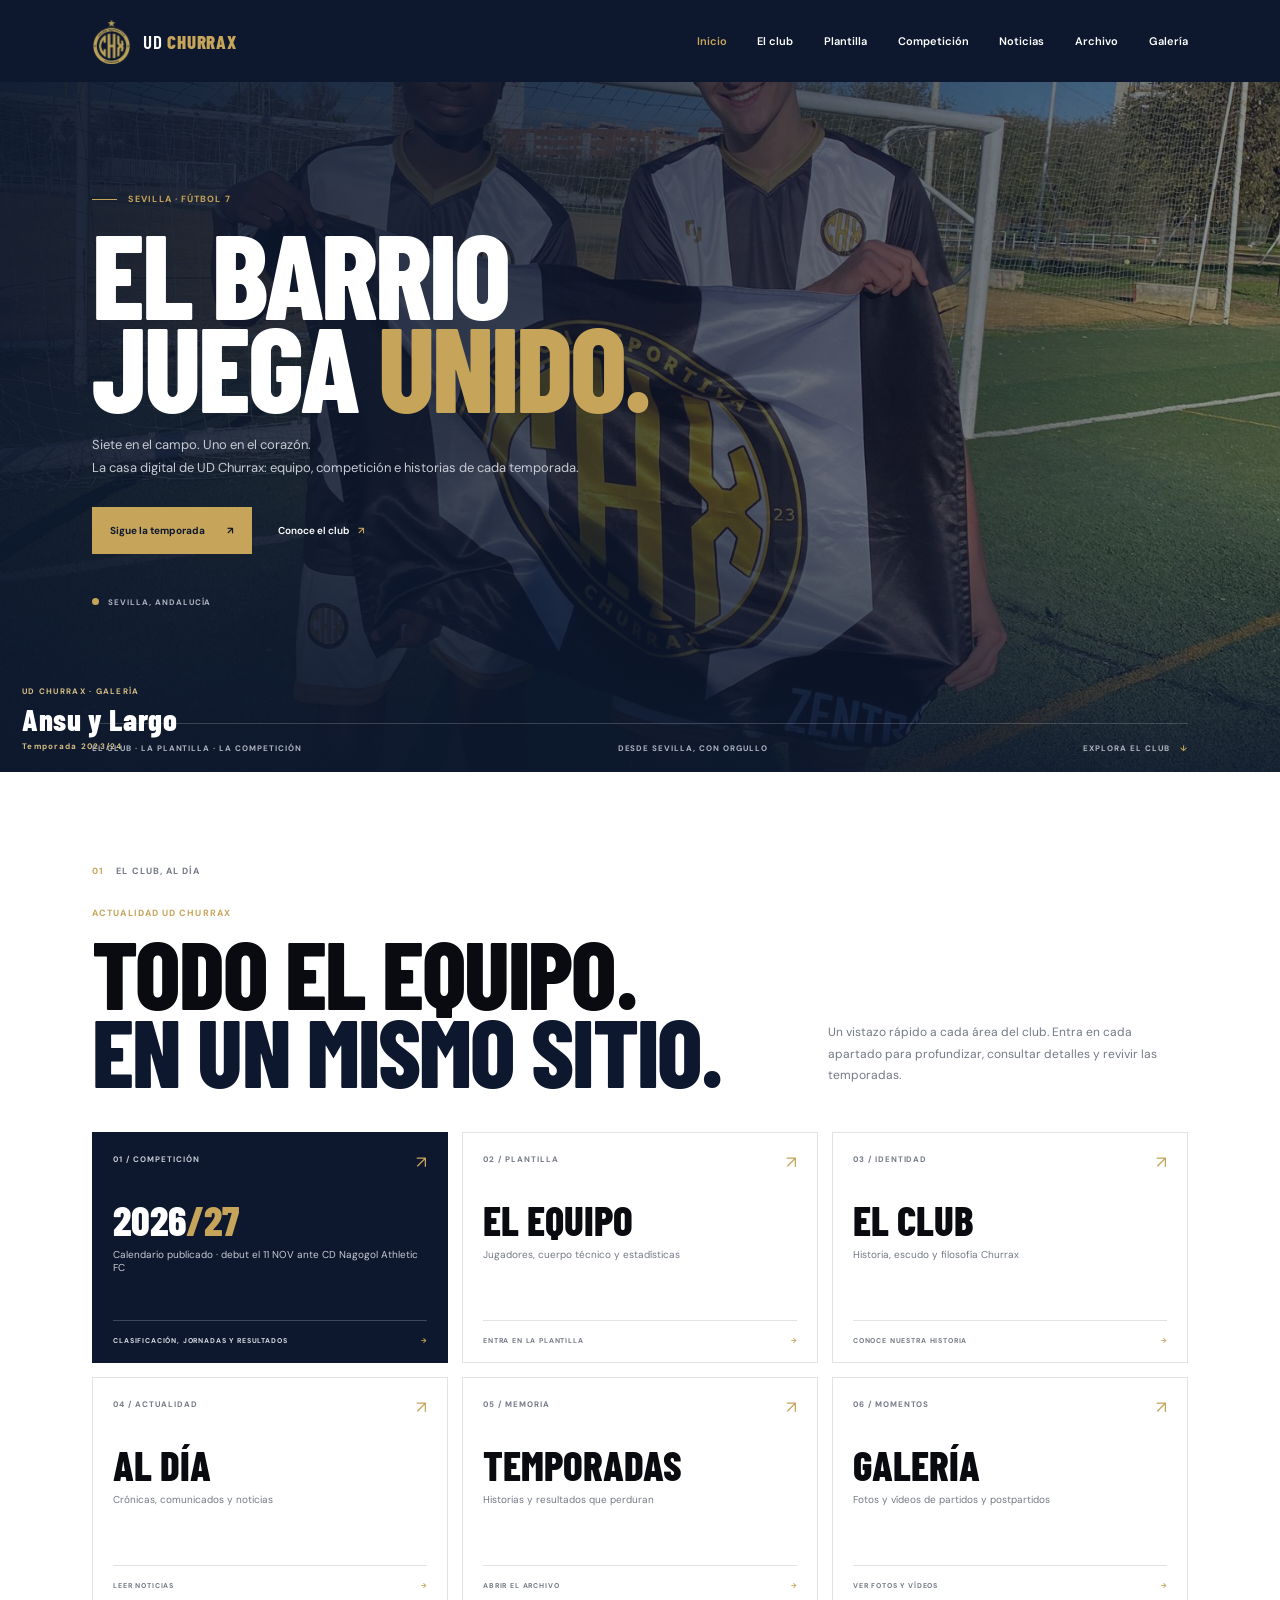
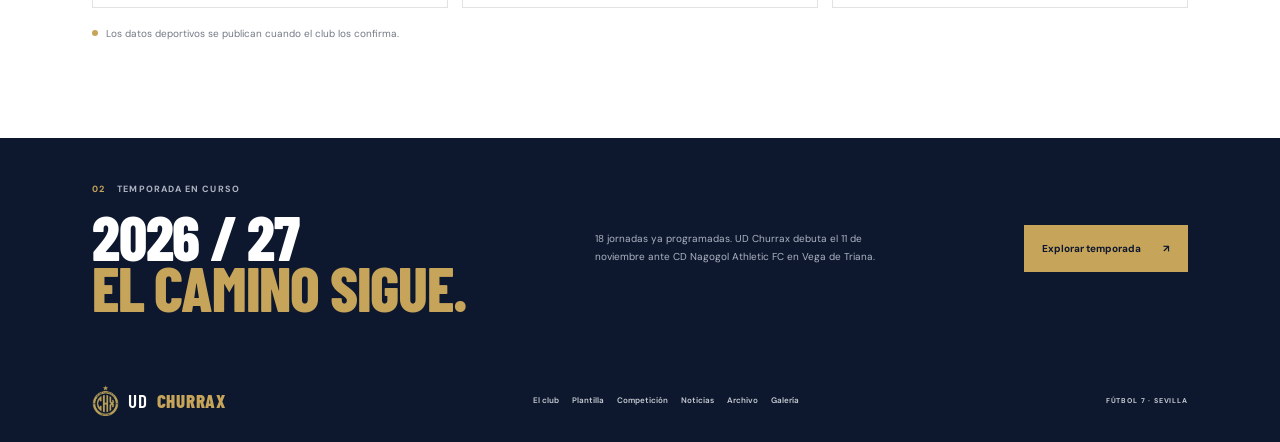
<file: index.html>
<!DOCTYPE html>
<html lang="es">
<head>
    <meta charset="UTF-8">
    <meta name="viewport" content="width=device-width, initial-scale=1.0">
    <meta name="theme-color" content="#0D182E">
    <meta name="description" content="Web oficial de UD Churrax, equipo de fútbol 7 de Sevilla. Actualidad, plantilla, competición e historia.">
    <title>UD Churrax | Fútbol 7 desde Sevilla</title>
    <link rel="preconnect" href="https://fonts.googleapis.com">
    <link rel="preconnect" href="https://fonts.gstatic.com" crossorigin>
    <link href="https://fonts.googleapis.com/css2?family=Barlow+Condensed:wght@500;600;700;800;900&family=DM+Sans:wght@400;500;600;700&display=swap" rel="stylesheet">
    <link rel="stylesheet" href="styles.css">
</head>
<body>
    <header class="site-header">
        <a class="brand" href="index.html" aria-label="UD Churrax, inicio">
            <img class="brand-mark" src="images/escudo.png" alt="">
            <span class="brand-name">UD <strong>CHURRAX</strong></span>
        </a>
        <button class="menu-toggle" type="button" aria-label="Abrir menú" aria-expanded="false" aria-controls="main-nav"><span></span><span></span></button>
        <nav class="main-nav" id="main-nav" aria-label="Navegación principal">
            <a href="index.html" aria-current="page">Inicio</a>
            <a href="club.html">El club</a>
            <a href="plantilla.html">Plantilla</a>
            <a href="competicion.html">Competición</a>
            <a href="noticias.html">Noticias</a>
            <a href="archivo.html">Archivo</a>
            <a href="galeria.html">Galería</a>
        </nav>
    </header>

    <main>
        <section class="hero" id="inicio">
            <div class="hero-content">
                <p class="eyebrow"><span class="eyebrow-line"></span> SEVILLA · FÚTBOL 7</p>
                <h1>EL BARRIO<br>JUEGA <span>UNIDO.</span></h1>
                <p class="hero-copy">Siete en el campo. Uno en el corazón.<br>La casa digital de UD Churrax: equipo, competición e historias de cada temporada.</p>
                <div class="hero-actions">
                    <a class="button button-gold" href="competicion.html">Sigue la temporada <span aria-hidden="true">↗</span></a>
                    <a class="text-link" href="club.html">Conoce el club <span aria-hidden="true">↗</span></a>
                </div>
                <div class="hero-location"><span class="location-dot"></span> SEVILLA, ANDALUCÍA</div>
            </div>
            <a class="hero-art" href="galeria.html" aria-label="Ver galería de UD Churrax">
                <img class="hero-photo" src="images/galeria/IMG-20240213-WA0108.jpg" alt="Ventas vs UD Churrax 11/02/2024">
                <span class="photo-caption">
                    <span>UD CHURRAX · GALERÍA</span>
                    <strong class="photo-caption-title">UN MISMO LATIDO.</strong>
                    <span class="photo-caption-season">VER FOTOS Y VÍDEOS ↗</span>
                </span>
            </a>
            <div class="hero-bottom">
                <span>EL CLUB · LA PLANTILLA · LA COMPETICIÓN</span>
                <span>DESDE SEVILLA, CON ORGULLO</span>
                <a href="#actualidad">EXPLORA EL CLUB <b aria-hidden="true">↓</b></a>
            </div>
        </section>

        <section class="overview section-wrap" id="actualidad" aria-labelledby="overview-title">
            <div class="section-kicker"><span>01</span> EL CLUB, AL DÍA</div>
            <div class="section-heading">
                <div>
                    <p class="eyebrow">ACTUALIDAD UD CHURRAX</p>
                    <h2 id="overview-title">TODO EL EQUIPO.<br><span>EN UN MISMO SITIO.</span></h2>
                </div>
                <p class="heading-copy">Un vistazo rápido a cada área del club. Entra en cada apartado para profundizar, consultar detalles y revivir las temporadas.</p>
            </div>
            <div class="overview-grid home-grid">
                <a class="overview-card overview-feature" href="competicion.html#calendario">
                    <span class="card-index">01 / COMPETICIÓN</span>
                    <span class="card-icon" aria-hidden="true">↗</span>
                    <strong class="card-value">2026<span>/27</span></strong>
                    <span class="card-caption">Calendario publicado · debut el 11 NOV ante CD Nagogol Athletic FC</span>
                    <span class="card-foot">CLASIFICACIÓN, JORNADAS Y RESULTADOS <b aria-hidden="true">→</b></span>
                </a>
                <a class="overview-card" href="plantilla.html">
                    <span class="card-index">02 / PLANTILLA</span>
                    <span class="card-icon" aria-hidden="true">↗</span>
                    <strong class="card-value">EL EQUIPO</strong>
                    <span class="card-caption">Jugadores, cuerpo técnico y estadísticas</span>
                    <span class="card-foot">ENTRA EN LA PLANTILLA <b aria-hidden="true">→</b></span>
                </a>
                <a class="overview-card" href="club.html">
                    <span class="card-index">03 / IDENTIDAD</span>
                    <span class="card-icon" aria-hidden="true">↗</span>
                    <strong class="card-value">EL CLUB</strong>
                    <span class="card-caption">Historia, escudo y filosofía Churrax</span>
                    <span class="card-foot">CONOCE NUESTRA HISTORIA <b aria-hidden="true">→</b></span>
                </a>
                <a class="overview-card" href="noticias.html">
                    <span class="card-index">04 / ACTUALIDAD</span>
                    <span class="card-icon" aria-hidden="true">↗</span>
                    <strong class="card-value">AL DÍA</strong>
                    <span class="card-caption">Crónicas, comunicados y noticias</span>
                    <span class="card-foot">LEER NOTICIAS <b aria-hidden="true">→</b></span>
                </a>
                <a class="overview-card" href="archivo.html">
                    <span class="card-index">05 / MEMORIA</span>
                    <span class="card-icon" aria-hidden="true">↗</span>
                    <strong class="card-value">TEMPORADAS</strong>
                    <span class="card-caption">Historias y resultados que perduran</span>
                    <span class="card-foot">ABRIR EL ARCHIVO <b aria-hidden="true">→</b></span>
                </a>
                <a class="overview-card overview-gallery-card" href="galeria.html">
                    <span class="card-index">06 / MOMENTOS</span>
                    <span class="card-icon" aria-hidden="true">↗</span>
                    <strong class="card-value">GALERÍA</strong>
                    <span class="card-caption">Fotos y vídeos de partidos y postpartidos</span>
                    <span class="card-foot">VER FOTOS Y VÍDEOS <b aria-hidden="true">→</b></span>
                </a>
            </div>
            <div class="overview-note"><span class="status-dot"></span> Los datos deportivos se publican cuando el club los confirma.</div>
        </section>

        <section class="home-season section-dark">
            <div class="section-wrap home-season-inner">
                <div>
                    <div class="section-kicker section-kicker-light"><span>02</span> TEMPORADA EN CURSO</div>
                    <h2>2026 / 27<br><span>EL CAMINO SIGUE.</span></h2>
                </div>
                <p>18 jornadas ya programadas. UD Churrax debuta el 11 de noviembre ante CD Nagogol Athletic FC en Vega de Triana.</p>
                <a class="button button-gold" href="competicion.html#calendario">Explorar temporada <span aria-hidden="true">↗</span></a>
            </div>
        </section>
    </main>

    <footer class="site-footer">
        <a class="footer-brand" href="index.html"><img src="images/escudo.png" alt="" aria-hidden="true">UD <strong>CHURRAX</strong></a>
        <nav class="footer-nav" aria-label="Navegación del pie de página">
            <a href="club.html">El club</a><a href="plantilla.html">Plantilla</a><a href="competicion.html">Competición</a><a href="noticias.html">Noticias</a><a href="archivo.html">Archivo</a><a href="galeria.html">Galería</a>
        </nav>
        <span>FÚTBOL 7 · SEVILLA</span>
    </footer>
    <script src="gallery-data.js"></script>
    <script src="gallery.js"></script>
    <script src="script.js"></script>
</body>
</html>
</file>
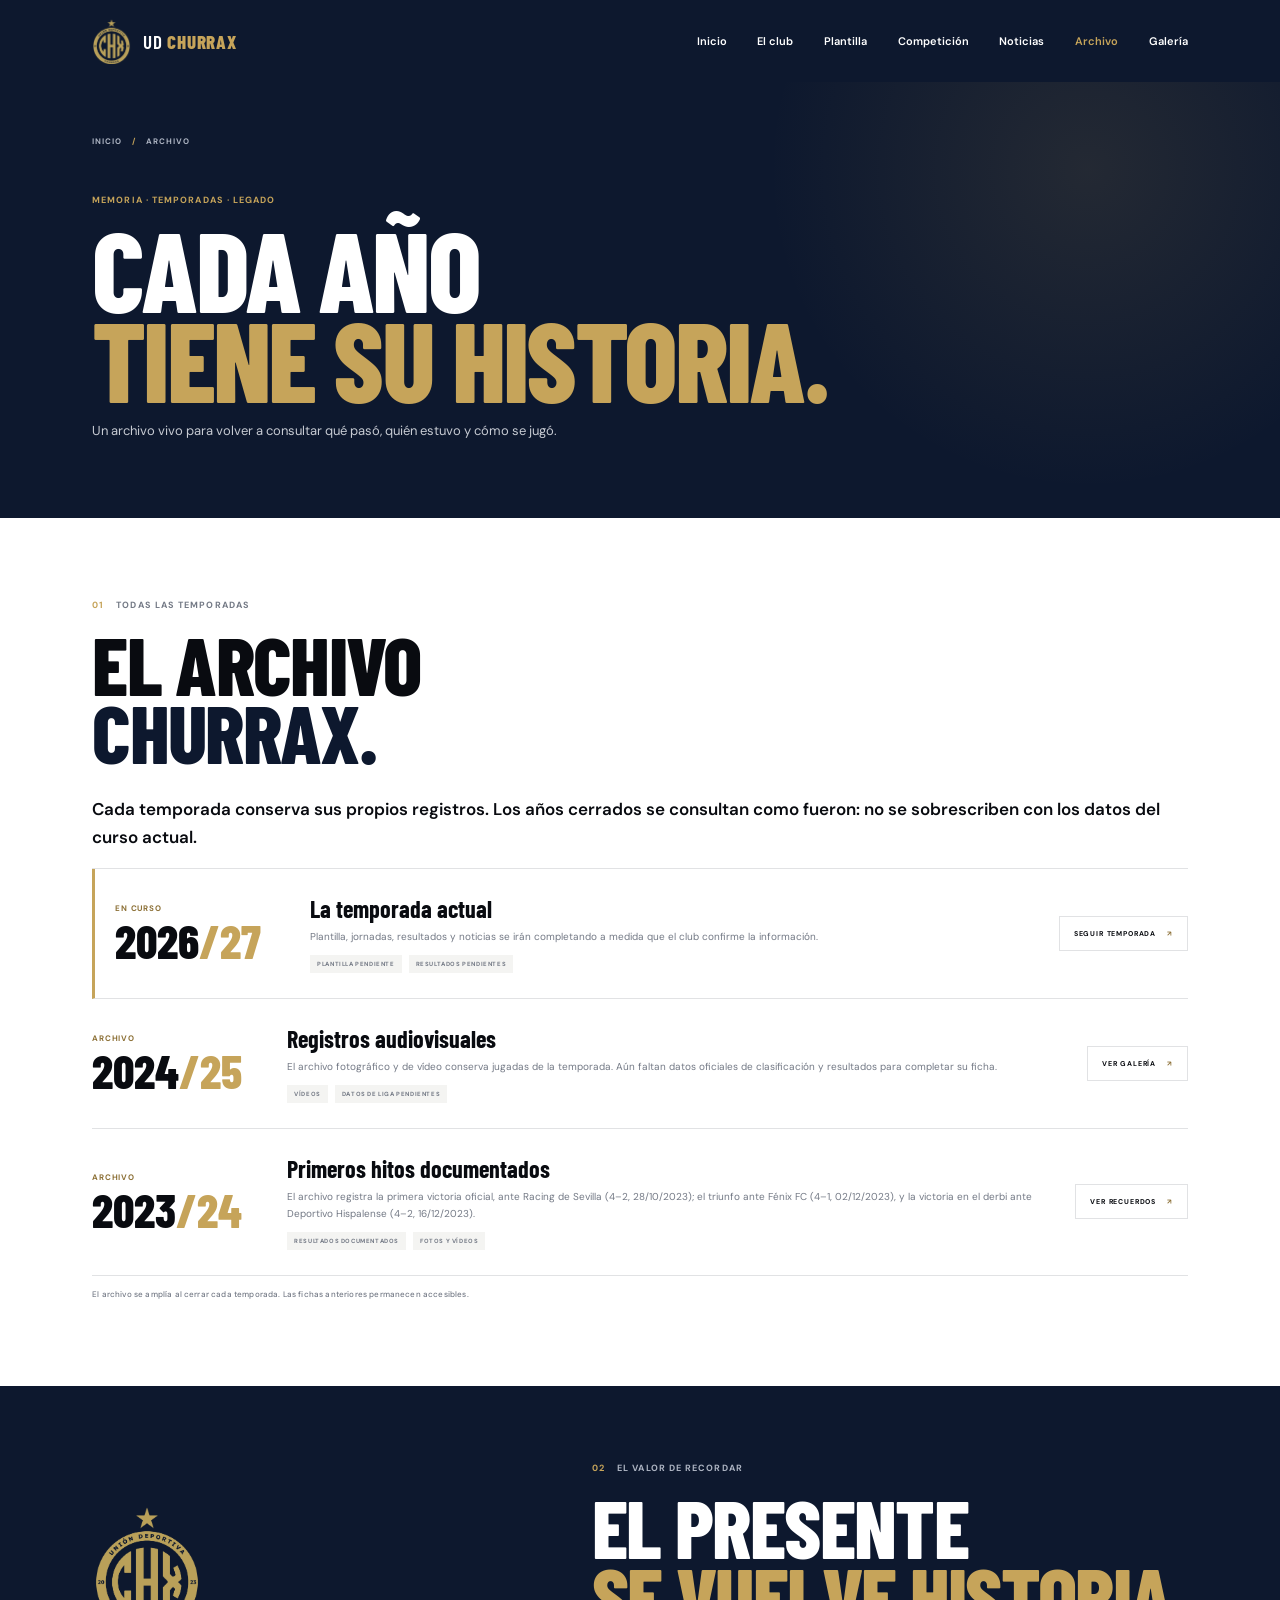
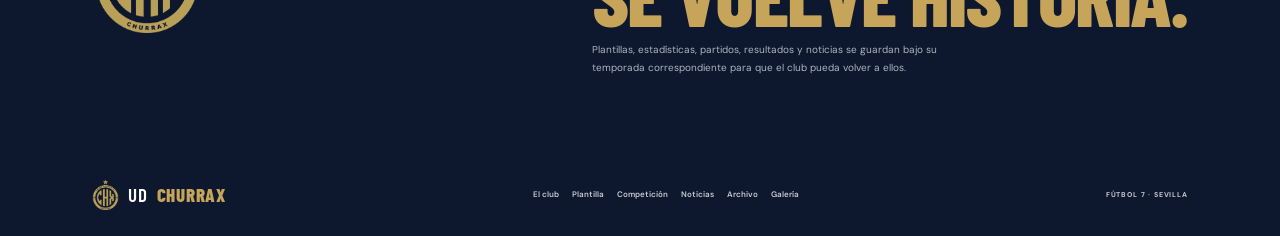
<file: archivo.html>
<!DOCTYPE html>
<html lang="es">
<head>
    <meta charset="UTF-8"><meta name="viewport" content="width=device-width, initial-scale=1.0"><meta name="theme-color" content="#0D182E">
    <meta name="description" content="Archivo histórico de temporadas de UD Churrax.">
    <title>Archivo de temporadas | UD Churrax</title>
    <link rel="preconnect" href="https://fonts.googleapis.com"><link rel="preconnect" href="https://fonts.gstatic.com" crossorigin>
    <link href="https://fonts.googleapis.com/css2?family=Barlow+Condensed:wght@500;600;700;800;900&family=DM+Sans:wght@400;500;600;700&display=swap" rel="stylesheet"><link rel="stylesheet" href="styles.css">
</head>
<body>
    <header class="site-header">
        <a class="brand" href="index.html" aria-label="UD Churrax, inicio"><img class="brand-mark" src="images/escudo.png" alt=""><span class="brand-name">UD <strong>CHURRAX</strong></span></a>
        <button class="menu-toggle" type="button" aria-label="Abrir menú" aria-expanded="false" aria-controls="main-nav"><span></span><span></span></button>
        <nav class="main-nav" id="main-nav" aria-label="Navegación principal"><a href="index.html">Inicio</a><a href="club.html">El club</a><a href="plantilla.html">Plantilla</a><a href="competicion.html">Competición</a><a href="noticias.html">Noticias</a><a href="archivo.html" aria-current="page">Archivo</a><a href="galeria.html">Galería</a></nav>
    </header>
    <main>
        <section class="page-hero section-dark">
            <div class="section-wrap">
                <a class="breadcrumb" href="index.html">INICIO <span>/</span> ARCHIVO</a>
                <p class="eyebrow">MEMORIA · TEMPORADAS · LEGADO</p>
                <h1>CADA AÑO<br><span>TIENE SU HISTORIA.</span></h1>
                <p class="page-lead">Un archivo vivo para volver a consultar qué pasó, quién estuvo y cómo se jugó.</p>
            </div>
        </section>
        <section class="detail-section section-wrap">
            <div class="detail-heading"><span class="section-kicker"><span>01</span> TODAS LAS TEMPORADAS</span><h2>EL ARCHIVO<br><span>CHURRAX.</span></h2></div>
            <p class="detail-lead">Cada temporada conserva sus propios registros. Los años cerrados se consultan como fueron: no se sobrescriben con los datos del curso actual.</p>
            <div class="archive-page-list">
                <article class="archive-season archive-season-current" id="temporada-2026-27">
                    <div class="archive-season-year"><span>EN CURSO</span><strong>2026<span>/27</span></strong></div>
                    <div class="archive-season-info"><h3>La temporada actual</h3><p>Plantilla, jornadas, resultados y noticias se irán completando a medida que el club confirme la información.</p><div class="archive-tags"><span>PLANTILLA PENDIENTE</span><span>RESULTADOS PENDIENTES</span></div></div>
                    <a class="archive-link" href="competicion.html">SEGUIR TEMPORADA <span aria-hidden="true">↗</span></a>
                </article>
                <article class="archive-season" id="temporada-2024-25">
                    <div class="archive-season-year"><span>ARCHIVO</span><strong>2024<span>/25</span></strong></div>
                    <div class="archive-season-info"><h3>Registros audiovisuales</h3><p>El archivo fotográfico y de vídeo conserva jugadas de la temporada. Aún faltan datos oficiales de clasificación y resultados para completar su ficha.</p><div class="archive-tags"><span>VÍDEOS</span><span>DATOS DE LIGA PENDIENTES</span></div></div>
                    <a class="archive-link" href="galeria.html">VER GALERÍA <span aria-hidden="true">↗</span></a>
                </article>
                <article class="archive-season" id="temporada-2023-24">
                    <div class="archive-season-year"><span>ARCHIVO</span><strong>2023<span>/24</span></strong></div>
                    <div class="archive-season-info"><h3>Primeros hitos documentados</h3><p>El archivo registra la primera victoria oficial, ante Racing de Sevilla (4–2, 28/10/2023); el triunfo ante Fénix FC (4–1, 02/12/2023), y la victoria en el derbi ante Deportivo Hispalense (4–2, 16/12/2023).</p><div class="archive-tags"><span>RESULTADOS DOCUMENTADOS</span><span>FOTOS Y VÍDEOS</span></div></div>
                    <a class="archive-link" href="galeria.html">VER RECUERDOS <span aria-hidden="true">↗</span></a>
                </article>
            </div>
            <p class="data-note">El archivo se amplía al cerrar cada temporada. Las fichas anteriores permanecen accesibles.</p>
        </section>
        <section class="section-dark detail-dark">
            <div class="section-wrap archive-preserve"><img src="images/escudo.png" alt="" aria-hidden="true"><div><span class="section-kicker section-kicker-light"><span>02</span> EL VALOR DE RECORDAR</span><h2>EL PRESENTE<br><span>SE VUELVE HISTORIA.</span></h2><p>Plantillas, estadísticas, partidos, resultados y noticias se guardan bajo su temporada correspondiente para que el club pueda volver a ellos.</p></div></div>
        </section>
    </main>
    <footer class="site-footer"><a class="footer-brand" href="index.html"><img src="images/escudo.png" alt="" aria-hidden="true">UD <strong>CHURRAX</strong></a><nav class="footer-nav" aria-label="Navegación del pie de página"><a href="club.html">El club</a><a href="plantilla.html">Plantilla</a><a href="competicion.html">Competición</a><a href="noticias.html">Noticias</a><a href="archivo.html">Archivo</a><a href="galeria.html">Galería</a></nav><span>FÚTBOL 7 · SEVILLA</span></footer>
    <script src="script.js"></script>
</body>
</html>
</file>
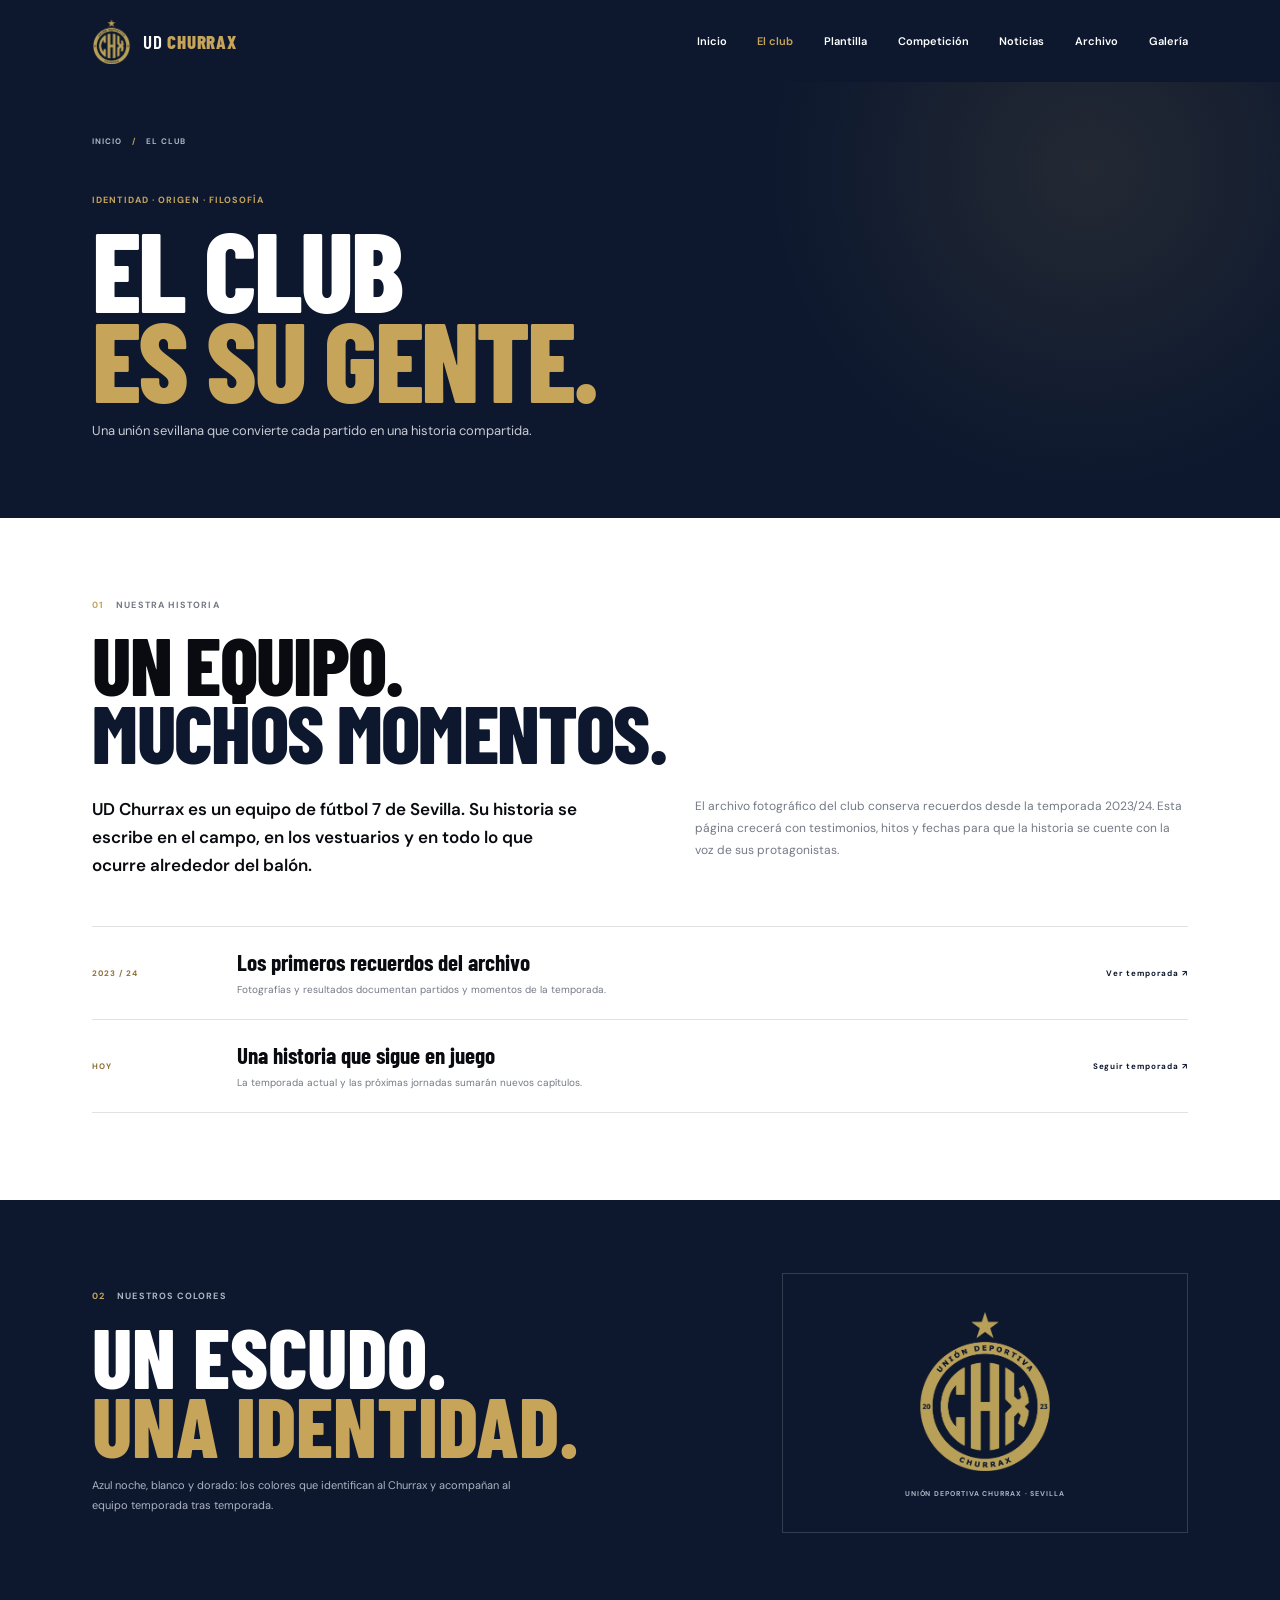
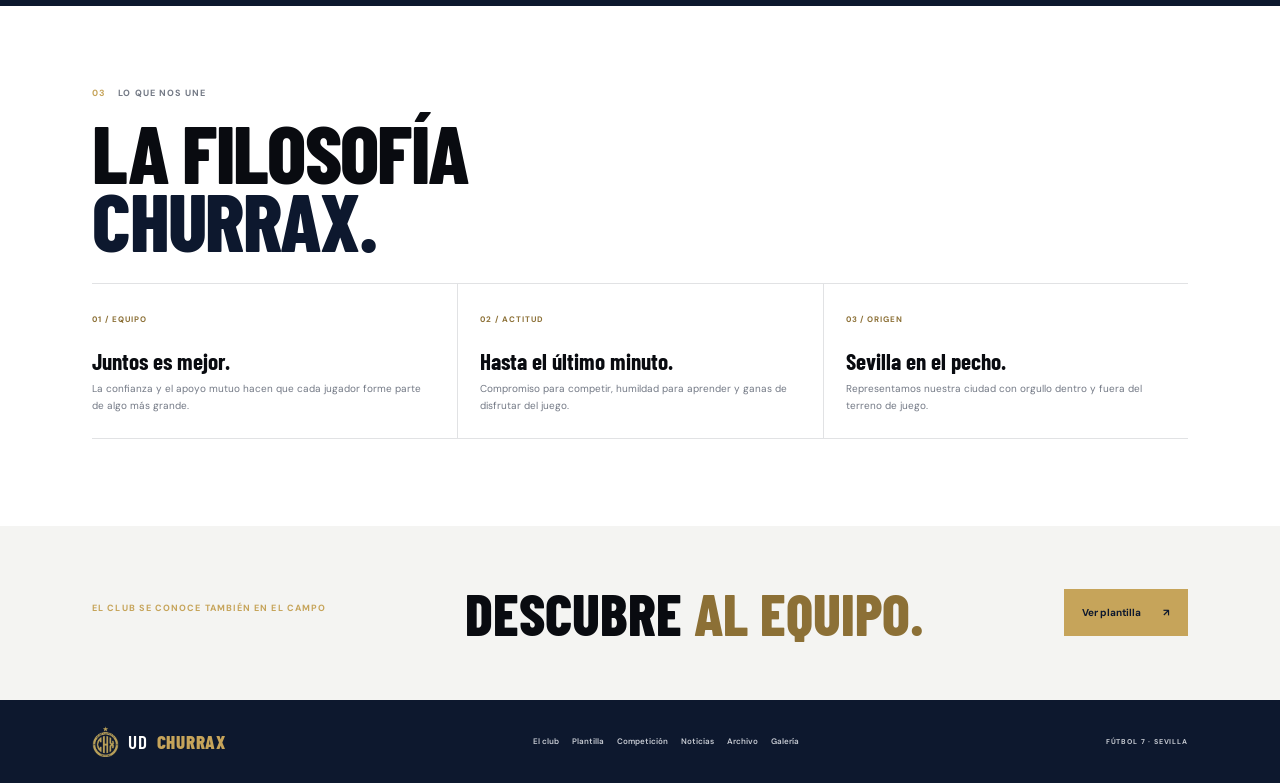
<file: club.html>
<!DOCTYPE html>
<html lang="es">
<head>
    <meta charset="UTF-8"><meta name="viewport" content="width=device-width, initial-scale=1.0"><meta name="theme-color" content="#0D182E">
    <meta name="description" content="Conoce la historia, identidad, escudo y filosofía de UD Churrax.">
    <title>El club | UD Churrax</title>
    <link rel="preconnect" href="https://fonts.googleapis.com"><link rel="preconnect" href="https://fonts.gstatic.com" crossorigin>
    <link href="https://fonts.googleapis.com/css2?family=Barlow+Condensed:wght@500;600;700;800;900&family=DM+Sans:wght@400;500;600;700&display=swap" rel="stylesheet"><link rel="stylesheet" href="styles.css">
</head>
<body>
    <header class="site-header">
        <a class="brand" href="index.html" aria-label="UD Churrax, inicio"><img class="brand-mark" src="images/escudo.png" alt=""><span class="brand-name">UD <strong>CHURRAX</strong></span></a>
        <button class="menu-toggle" type="button" aria-label="Abrir menú" aria-expanded="false" aria-controls="main-nav"><span></span><span></span></button>
        <nav class="main-nav" id="main-nav" aria-label="Navegación principal"><a href="index.html">Inicio</a><a href="club.html" aria-current="page">El club</a><a href="plantilla.html">Plantilla</a><a href="competicion.html">Competición</a><a href="noticias.html">Noticias</a><a href="archivo.html">Archivo</a><a href="galeria.html">Galería</a></nav>
    </header>
    <main>
        <section class="page-hero section-dark">
            <div class="section-wrap">
                <a class="breadcrumb" href="index.html">INICIO <span>/</span> EL CLUB</a>
                <p class="eyebrow">IDENTIDAD · ORIGEN · FILOSOFÍA</p>
                <h1>EL CLUB<br><span>ES SU GENTE.</span></h1>
                <p class="page-lead">Una unión sevillana que convierte cada partido en una historia compartida.</p>
            </div>
        </section>
        <section class="detail-section section-wrap">
            <div class="detail-heading"><span class="section-kicker"><span>01</span> NUESTRA HISTORIA</span><h2>UN EQUIPO.<br><span>MUCHOS MOMENTOS.</span></h2></div>
            <div class="detail-copy-grid">
                <p class="detail-lead">UD Churrax es un equipo de fútbol 7 de Sevilla. Su historia se escribe en el campo, en los vestuarios y en todo lo que ocurre alrededor del balón.</p>
                <p>El archivo fotográfico del club conserva recuerdos desde la temporada 2023/24. Esta página crecerá con testimonios, hitos y fechas para que la historia se cuente con la voz de sus protagonistas.</p>
            </div>
            <div class="timeline">
                <article class="timeline-entry"><span>2023 / 24</span><div><h3>Los primeros recuerdos del archivo</h3><p>Fotografías y resultados documentan partidos y momentos de la temporada.</p></div><a href="archivo.html">Ver temporada ↗</a></article>
                <article class="timeline-entry"><span>HOY</span><div><h3>Una historia que sigue en juego</h3><p>La temporada actual y las próximas jornadas sumarán nuevos capítulos.</p></div><a href="competicion.html">Seguir temporada ↗</a></article>
            </div>
        </section>
        <section class="club-identity section-dark">
            <div class="section-wrap identity-grid">
                <div><span class="section-kicker section-kicker-light"><span>02</span> NUESTROS COLORES</span><h2>UN ESCUDO.<br><span>UNA IDENTIDAD.</span></h2><p>Azul noche, blanco y dorado: los colores que identifican al Churrax y acompañan al equipo temporada tras temporada.</p></div>
                <div class="identity-crest"><img src="images/escudo.png" alt="Escudo de UD Churrax"><span>UNIÓN DEPORTIVA CHURRAX · SEVILLA</span></div>
            </div>
        </section>
        <section class="detail-section section-wrap">
            <div class="detail-heading"><span class="section-kicker"><span>03</span> LO QUE NOS UNE</span><h2>LA FILOSOFÍA<br><span>CHURRAX.</span></h2></div>
            <div class="principle-grid">
                <article><span>01 / EQUIPO</span><h3>Juntos es mejor.</h3><p>La confianza y el apoyo mutuo hacen que cada jugador forme parte de algo más grande.</p></article>
                <article><span>02 / ACTITUD</span><h3>Hasta el último minuto.</h3><p>Compromiso para competir, humildad para aprender y ganas de disfrutar del juego.</p></article>
                <article><span>03 / ORIGEN</span><h3>Sevilla en el pecho.</h3><p>Representamos nuestra ciudad con orgullo dentro y fuera del terreno de juego.</p></article>
            </div>
        </section>
        <section class="next-step"><div class="section-wrap"><p class="eyebrow">EL CLUB SE CONOCE TAMBIÉN EN EL CAMPO</p><h2>DESCUBRE <span>AL EQUIPO.</span></h2><a class="button button-gold" href="plantilla.html">Ver plantilla <span aria-hidden="true">↗</span></a></div></section>
    </main>
    <footer class="site-footer"><a class="footer-brand" href="index.html"><img src="images/escudo.png" alt="" aria-hidden="true">UD <strong>CHURRAX</strong></a><nav class="footer-nav" aria-label="Navegación del pie de página"><a href="club.html">El club</a><a href="plantilla.html">Plantilla</a><a href="competicion.html">Competición</a><a href="noticias.html">Noticias</a><a href="archivo.html">Archivo</a><a href="galeria.html">Galería</a></nav><span>FÚTBOL 7 · SEVILLA</span></footer>
    <script src="script.js"></script>
</body>
</html>
</file>
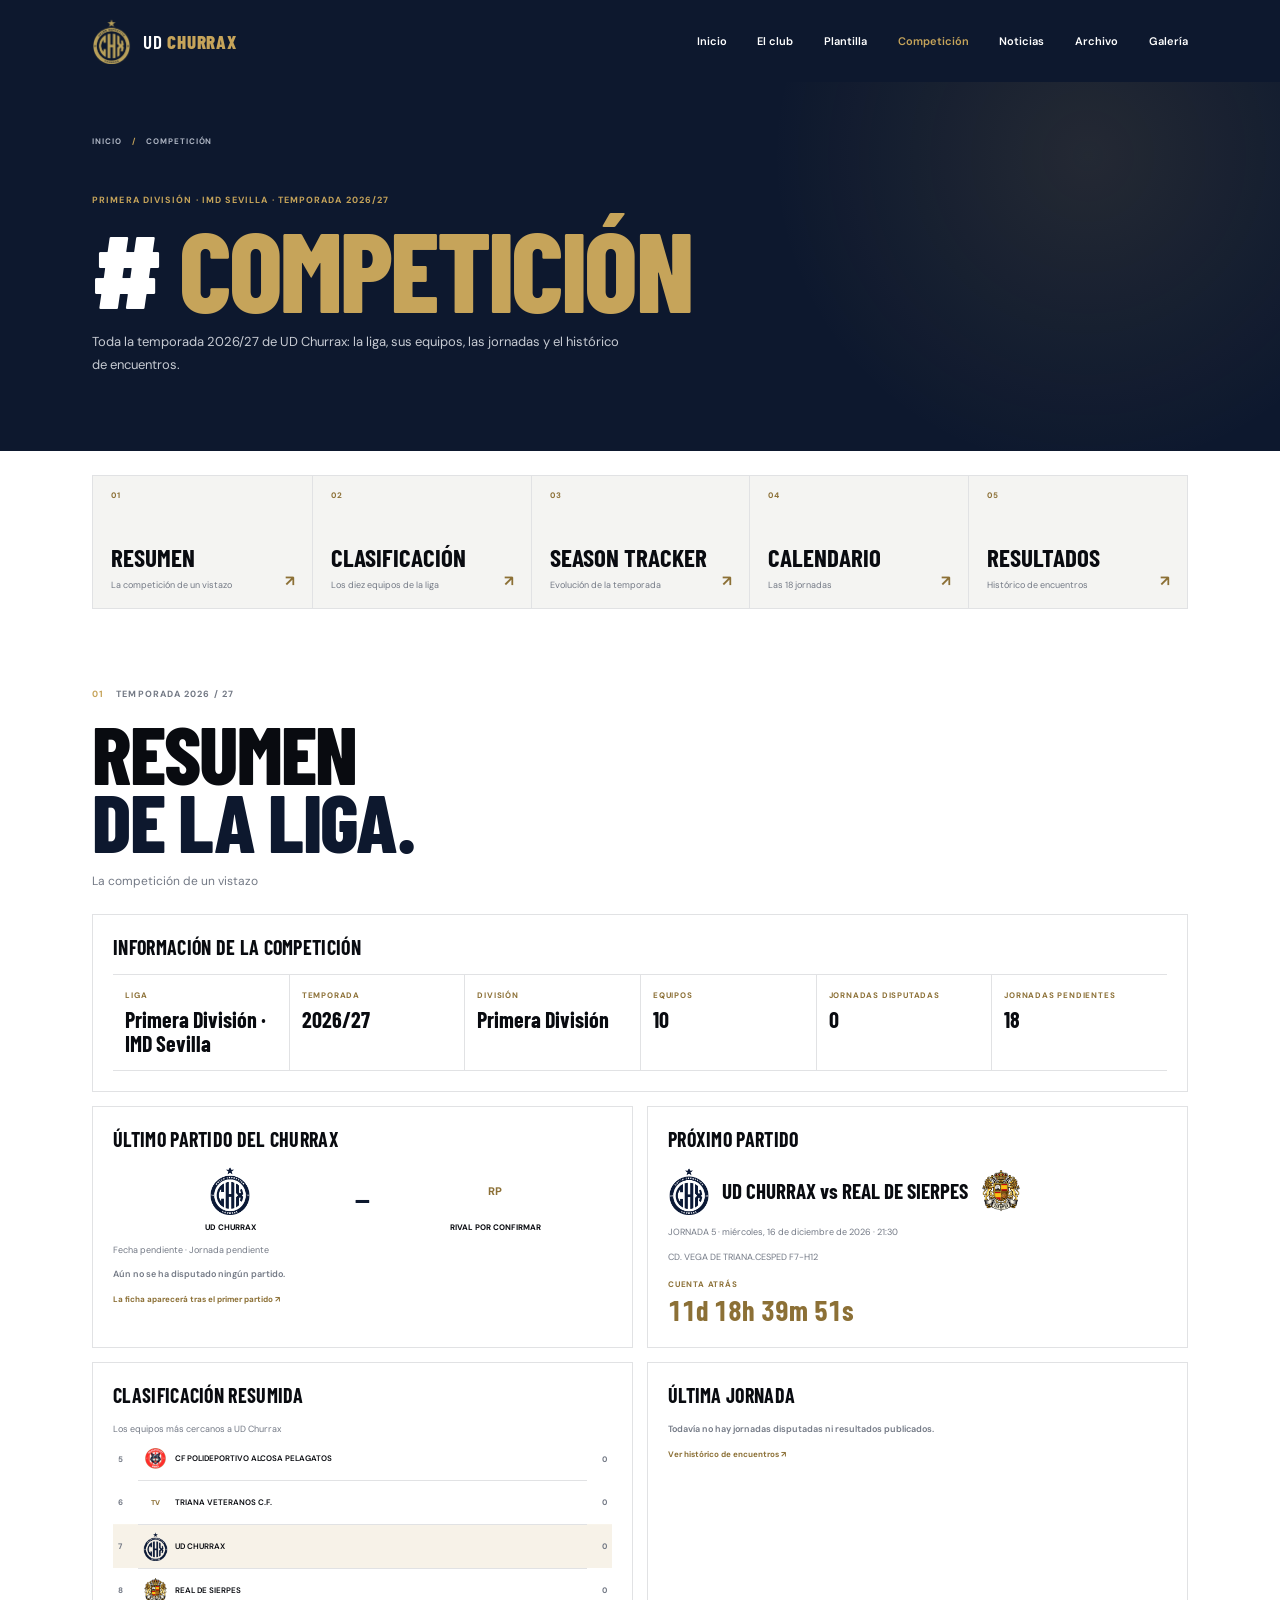
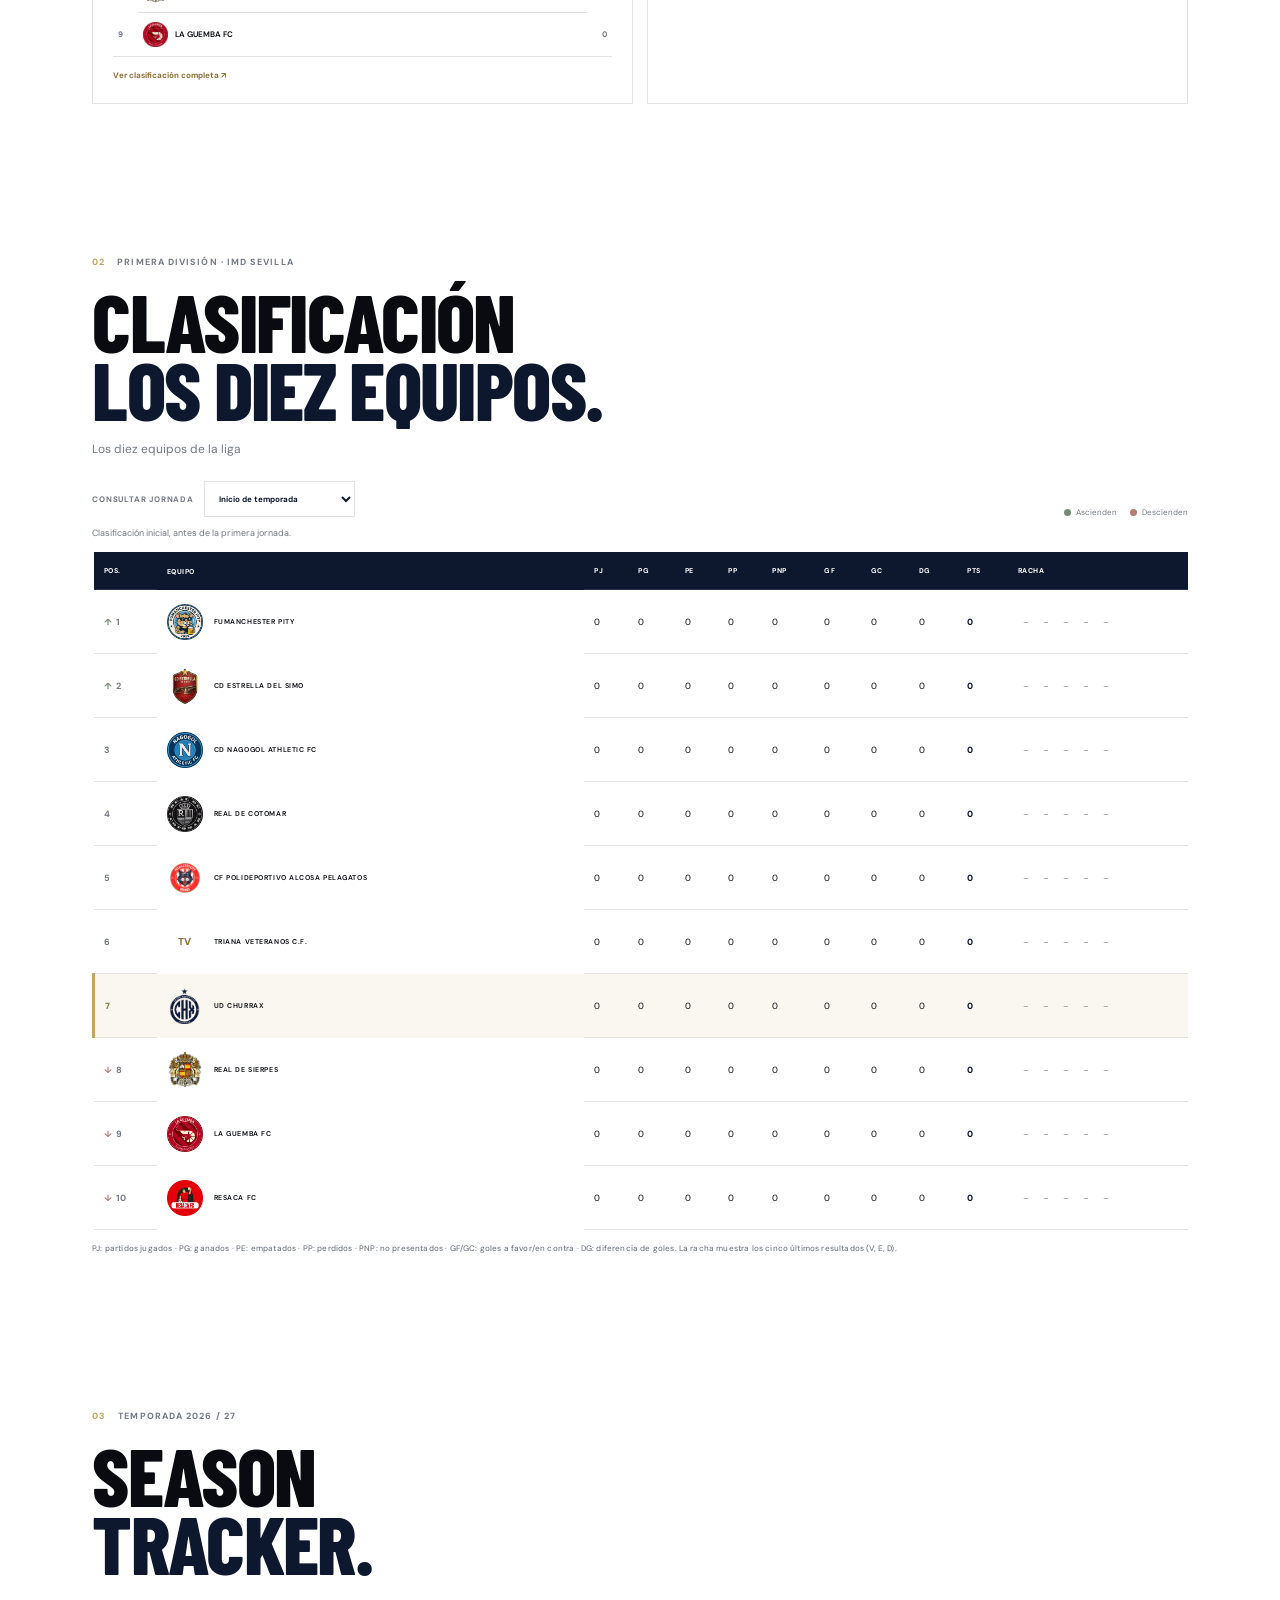
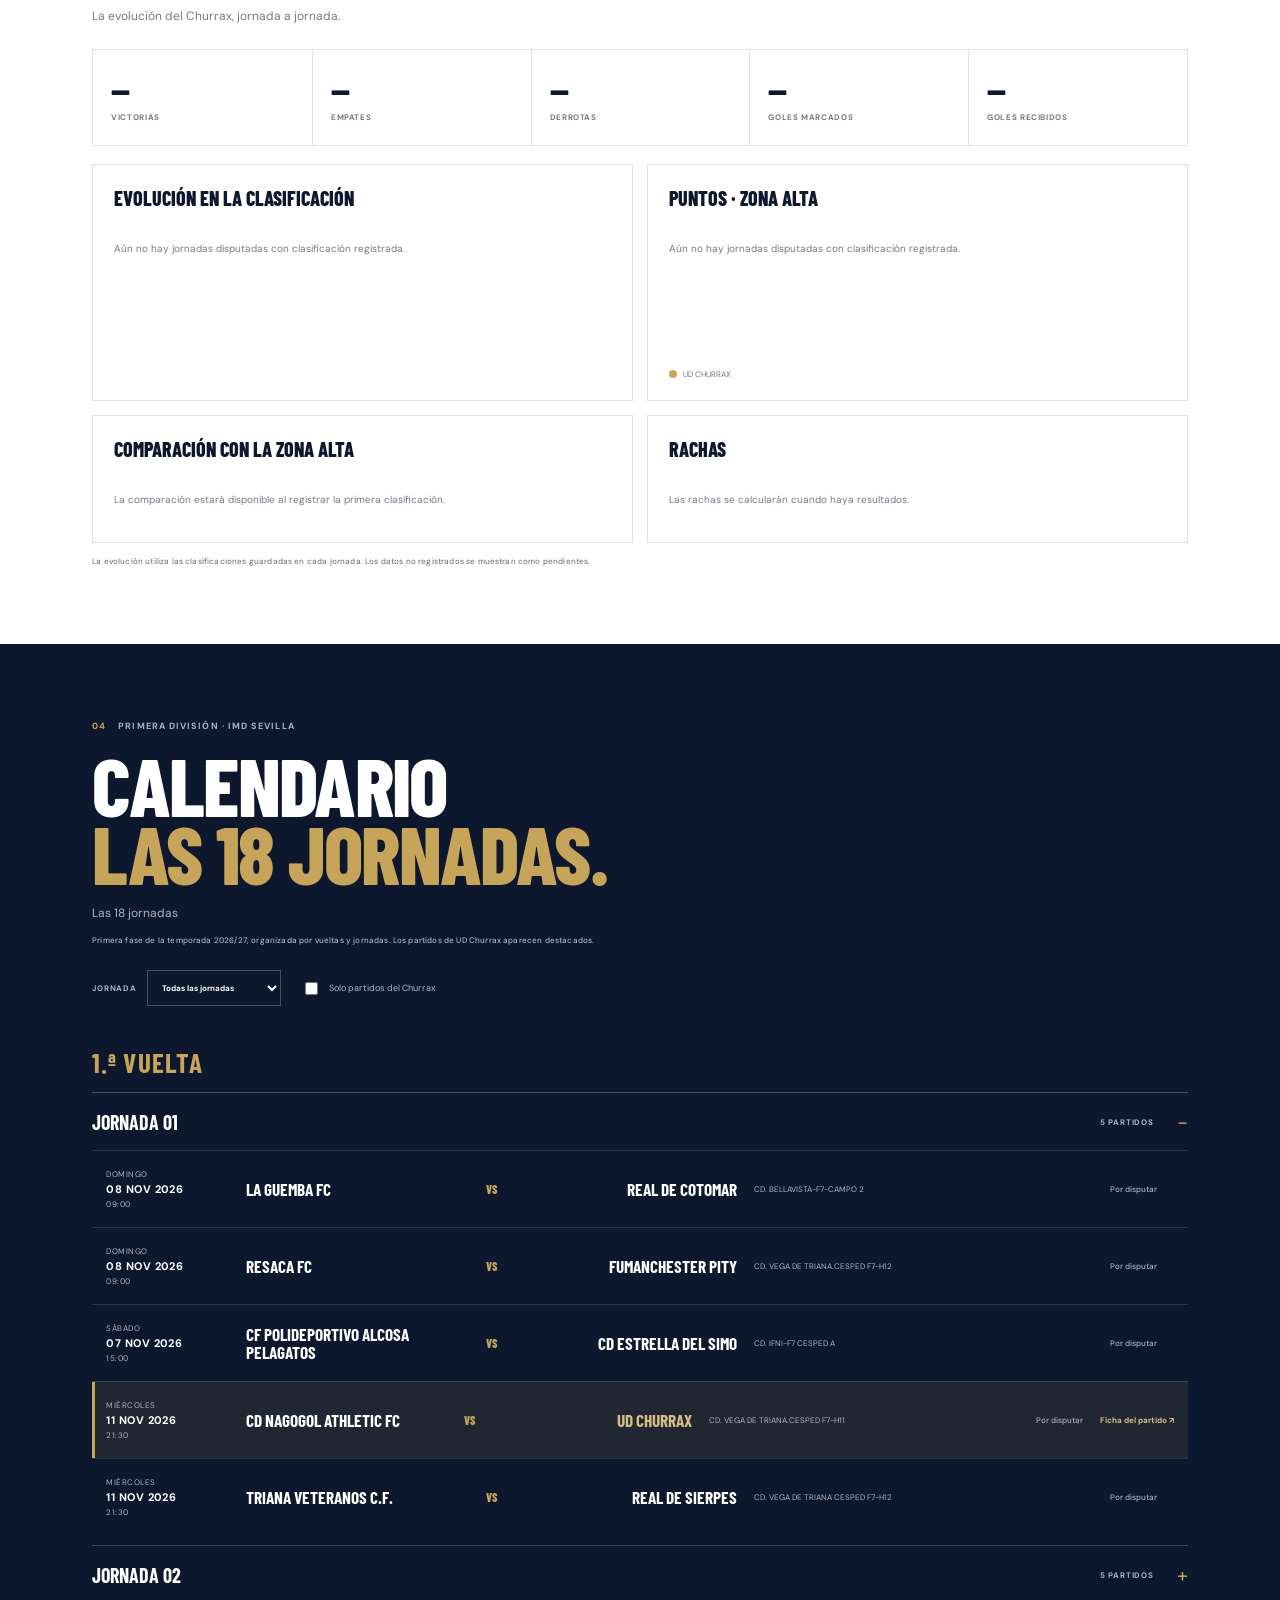
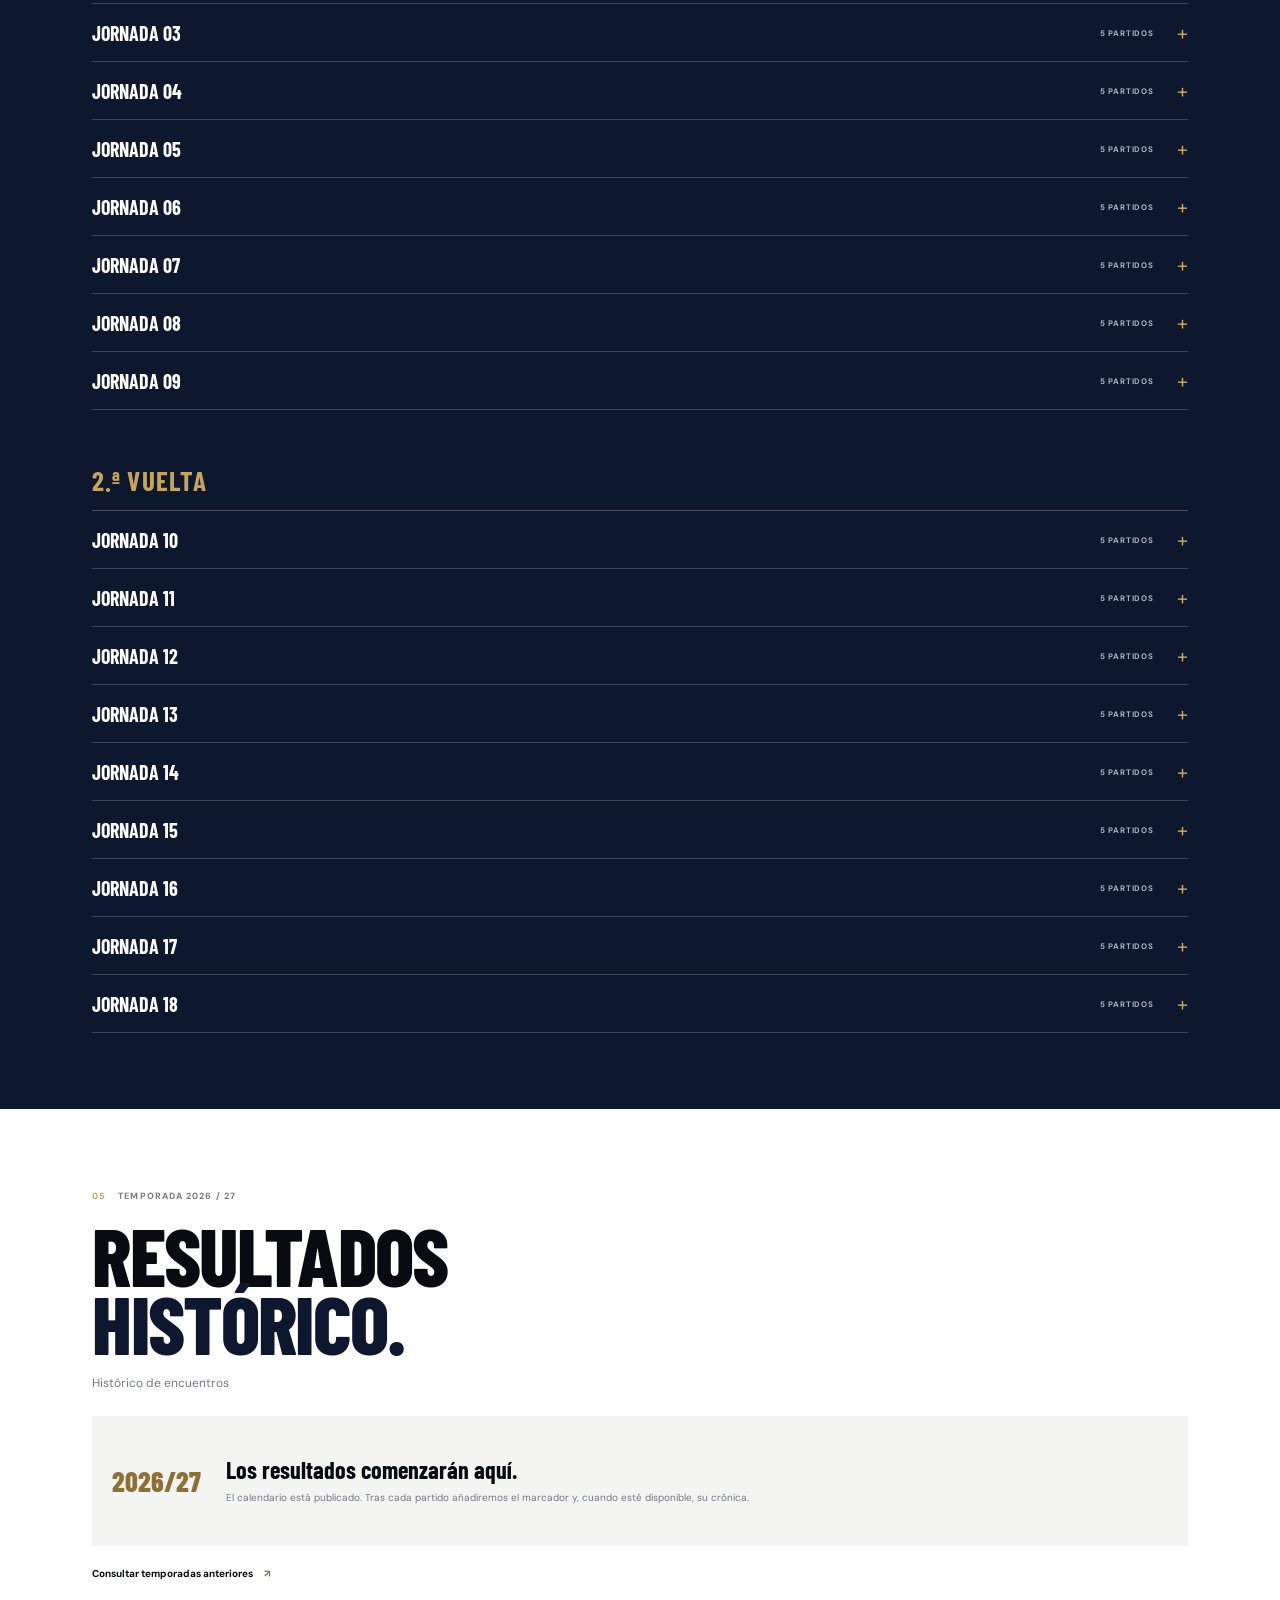
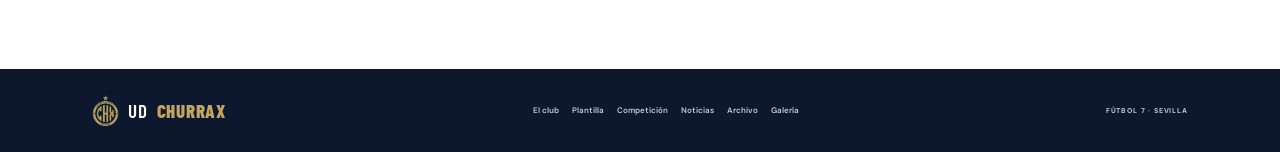
<file: competicion.html>
<!DOCTYPE html>
<html lang="es">
<head>
    <meta charset="UTF-8"><meta name="viewport" content="width=device-width, initial-scale=1.0"><meta name="theme-color" content="#0D182E">
    <meta name="description" content="Primera División IMD Sevilla 2026/27: resumen, clasificación, calendario y resultados de UD Churrax.">
    <title>Competición | UD Churrax</title>
    <link rel="preconnect" href="https://fonts.googleapis.com"><link rel="preconnect" href="https://fonts.gstatic.com" crossorigin>
    <link href="https://fonts.googleapis.com/css2?family=Barlow+Condensed:wght@500;600;700;800;900&family=DM+Sans:wght@400;500;600;700&display=swap" rel="stylesheet"><link rel="stylesheet" href="styles.css">
</head>
<body>
    <header class="site-header">
        <a class="brand" href="index.html" aria-label="UD Churrax, inicio"><img class="brand-mark" src="images/escudo.png" alt=""><span class="brand-name">UD <strong>CHURRAX</strong></span></a>
        <button class="menu-toggle" type="button" aria-label="Abrir menú" aria-expanded="false" aria-controls="main-nav"><span></span><span></span></button>
        <nav class="main-nav" id="main-nav" aria-label="Navegación principal"><a href="index.html">Inicio</a><a href="club.html">El club</a><a href="plantilla.html">Plantilla</a><a href="competicion.html" aria-current="page">Competición</a><a href="noticias.html">Noticias</a><a href="archivo.html">Archivo</a><a href="galeria.html">Galería</a></nav>
    </header>
    <main>
        <section class="page-hero section-dark">
            <div class="section-wrap">
                <a class="breadcrumb" href="index.html">INICIO <span>/</span> COMPETICIÓN</a>
                <p class="eyebrow">PRIMERA DIVISIÓN · IMD SEVILLA · TEMPORADA 2026/27</p>
                <h1># <span>COMPETICIÓN</span></h1>
                <p class="page-lead">Toda la temporada 2026/27 de UD Churrax: la liga, sus equipos, las jornadas y el histórico de encuentros.</p>
            </div>
        </section>
        <nav class="competition-index section-wrap" aria-label="Secciones de Competición">
            <a href="#resumen"><span>01</span><strong>RESUMEN</strong><small>La competición de un vistazo</small><b aria-hidden="true">↗</b></a>
            <a href="#clasificacion"><span>02</span><strong>CLASIFICACIÓN</strong><small>Los diez equipos de la liga</small><b aria-hidden="true">↗</b></a>
            <a href="#season-tracker"><span>03</span><strong>SEASON TRACKER</strong><small>Evolución de la temporada</small><b aria-hidden="true">↗</b></a>
            <a href="#calendario"><span>04</span><strong>CALENDARIO</strong><small>Las 18 jornadas</small><b aria-hidden="true">↗</b></a>
            <a href="#resultados"><span>05</span><strong>RESULTADOS</strong><small>Histórico de encuentros</small><b aria-hidden="true">↗</b></a>
        </nav>
        <section class="competition-summary section-wrap" id="resumen">
            <div class="detail-heading">
                <span class="section-kicker"><span>01</span> TEMPORADA 2026 / 27</span>
                <h2>RESUMEN<br><span>DE LA LIGA.</span></h2>
            </div>
            <p class="competition-section-lead">La competición de un vistazo</p>
            <div class="competition-dashboard">
                <section class="competition-dashboard-card competition-facts" aria-labelledby="competition-facts-title">
                    <h3 id="competition-facts-title">INFORMACIÓN DE LA COMPETICIÓN</h3>
                    <div class="competition-facts-grid" id="competition-facts"></div>
                </section>
                <section class="competition-dashboard-card" aria-labelledby="last-churrax-match-title">
                    <h3 id="last-churrax-match-title">ÚLTIMO PARTIDO DEL CHURRAX</h3>
                    <div id="last-churrax-match"></div>
                </section>
                <section class="competition-dashboard-card" aria-labelledby="next-churrax-match-title">
                    <h3 id="next-churrax-match-title">PRÓXIMO PARTIDO</h3>
                    <div id="next-churrax-match"></div>
                </section>
                <section class="competition-dashboard-card" aria-labelledby="nearby-standings-title">
                    <h3 id="nearby-standings-title">CLASIFICACIÓN RESUMIDA</h3>
                    <p class="dashboard-card-subtitle">Los equipos más cercanos a UD Churrax</p>
                    <div id="nearby-standings"></div>
                    <a class="dashboard-more-link" href="#clasificacion">Ver clasificación completa ↗</a>
                </section>
                <section class="competition-dashboard-card" aria-labelledby="latest-round-title">
                    <h3 id="latest-round-title">ÚLTIMA JORNADA</h3>
                    <div id="latest-round-results"></div>
                    <a class="dashboard-more-link" href="#resultados">Ver histórico de encuentros ↗</a>
                </section>
            </div>
        </section>
        <section class="detail-section section-wrap" id="clasificacion">
            <div class="detail-heading">
                <span class="section-kicker"><span>02</span> PRIMERA DIVISIÓN · IMD SEVILLA</span>
                <h2>CLASIFICACIÓN<br><span>LOS DIEZ EQUIPOS.</span></h2>
            </div>
            <p class="competition-section-lead">Los diez equipos de la liga</p>
            <div class="standings-toolbar">
                <label for="standings-round-select">CONSULTAR JORNADA
                    <select id="standings-round-select" aria-describedby="standings-round-status"></select>
                </label>
                <div class="standings-key" aria-label="Zonas de ascenso y descenso">
                    <span><i class="promotion-marker" aria-hidden="true"></i> Ascienden</span>
                    <span><i class="relegation-marker" aria-hidden="true"></i> Descienden</span>
                </div>
            </div>
            <p class="standings-round-status" id="standings-round-status" aria-live="polite"></p>
            <div class="detail-table-wrap">
                <table class="detail-table standings-table">
                    <thead><tr><th>POS.</th><th>EQUIPO</th><th>PJ</th><th>PG</th><th>PE</th><th>PP</th><th>PNP</th><th>GF</th><th>GC</th><th>DG</th><th>PTS</th><th>RACHA</th></tr></thead>
                    <tbody id="standings-body"></tbody>
                </table>
            </div>
            <p class="data-note">PJ: partidos jugados · PG: ganados · PE: empatados · PP: perdidos · PNP: no presentados · GF/GC: goles a favor/en contra · DG: diferencia de goles. La racha muestra los cinco últimos resultados (V, E, D).</p>
        </section>
        <section class="detail-section season-tracker section-wrap" id="season-tracker">
            <div class="detail-heading">
                <span class="section-kicker"><span>03</span> TEMPORADA 2026 / 27</span>
                <h2>SEASON<br><span>TRACKER.</span></h2>
            </div>
            <p class="competition-section-lead">La evolución del Churrax, jornada a jornada.</p>
            <div class="tracker-stat-grid" id="tracker-stats" aria-live="polite"></div>
            <div class="tracker-chart-grid">
                <section class="tracker-panel" aria-labelledby="tracker-position-title">
                    <h3 id="tracker-position-title">EVOLUCIÓN EN LA CLASIFICACIÓN</h3>
                    <div class="tracker-chart" id="tracker-position-chart"></div>
                </section>
                <section class="tracker-panel" aria-labelledby="tracker-points-title">
                    <h3 id="tracker-points-title">PUNTOS · ZONA ALTA</h3>
                    <div class="tracker-chart" id="tracker-points-chart"></div>
                    <div class="tracker-legend" id="tracker-points-legend"></div>
                </section>
            </div>
            <div class="tracker-bottom-grid">
                <section class="tracker-panel tracker-comparison" aria-labelledby="tracker-comparison-title">
                    <h3 id="tracker-comparison-title">COMPARACIÓN CON LA ZONA ALTA</h3>
                    <div id="tracker-comparison-table"></div>
                </section>
                <section class="tracker-panel tracker-streaks" aria-labelledby="tracker-streaks-title">
                    <h3 id="tracker-streaks-title">RACHAS</h3>
                    <div id="tracker-streaks"></div>
                </section>
            </div>
            <p class="data-note">La evolución utiliza las clasificaciones guardadas en cada jornada. Los datos no registrados se muestran como pendientes.</p>
        </section>
        <section class="section-dark detail-dark" id="calendario">
            <div class="section-wrap">
                <div class="detail-heading"><span class="section-kicker section-kicker-light"><span>04</span> PRIMERA DIVISIÓN · IMD SEVILLA</span><h2>CALENDARIO<br><span>LAS 18 JORNADAS.</span></h2></div>
                <p class="competition-section-lead competition-section-lead-light">Las 18 jornadas</p>
                <p class="data-note data-note-light schedule-intro">Primera fase de la temporada 2026/27, organizada por vueltas y jornadas. Los partidos de UD Churrax aparecen destacados.</p>
                <div class="schedule-toolbar">
                    <label for="schedule-round-select">JORNADA
                        <select id="schedule-round-select">
                            <option value="all">Todas las jornadas</option>
                        </select>
                    </label>
                    <label class="schedule-churrax-filter" for="schedule-churrax-only">
                        <input id="schedule-churrax-only" type="checkbox">
                        Solo partidos del Churrax
                    </label>
                </div>
                <div class="fixture-calendar" id="fixture-calendar"></div>
                <noscript><p class="data-note data-note-light">Activa JavaScript para consultar el calendario completo.</p></noscript>
            </div>
        </section>
        <section class="detail-section section-wrap" id="resultados">
            <div class="detail-heading"><span class="section-kicker"><span>05</span> TEMPORADA 2026 / 27</span><h2>RESULTADOS<br><span>HISTÓRICO.</span></h2></div>
            <p class="competition-section-lead">Histórico de encuentros</p>
            <div id="match-history"></div>
            <a class="inline-link" href="archivo.html">Consultar temporadas anteriores <span aria-hidden="true">↗</span></a>
        </section>
    </main>
    <footer class="site-footer"><a class="footer-brand" href="index.html"><img src="images/escudo.png" alt="" aria-hidden="true">UD <strong>CHURRAX</strong></a><nav class="footer-nav" aria-label="Navegación del pie de página"><a href="club.html">El club</a><a href="plantilla.html">Plantilla</a><a href="competicion.html">Competición</a><a href="noticias.html">Noticias</a><a href="archivo.html">Archivo</a><a href="galeria.html">Galería</a></nav><span>FÚTBOL 7 · SEVILLA</span></footer>
    <script src="standings-data.js"></script>
    <script src="standings.js"></script>
    <script src="schedule-data.js"></script>
    <script src="results-data.js"></script>
    <script src="season-tracker.js"></script>
    <script src="schedule.js"></script>
    <script src="competition-summary.js"></script>
    <script src="script.js"></script>
</body>
</html>
</file>
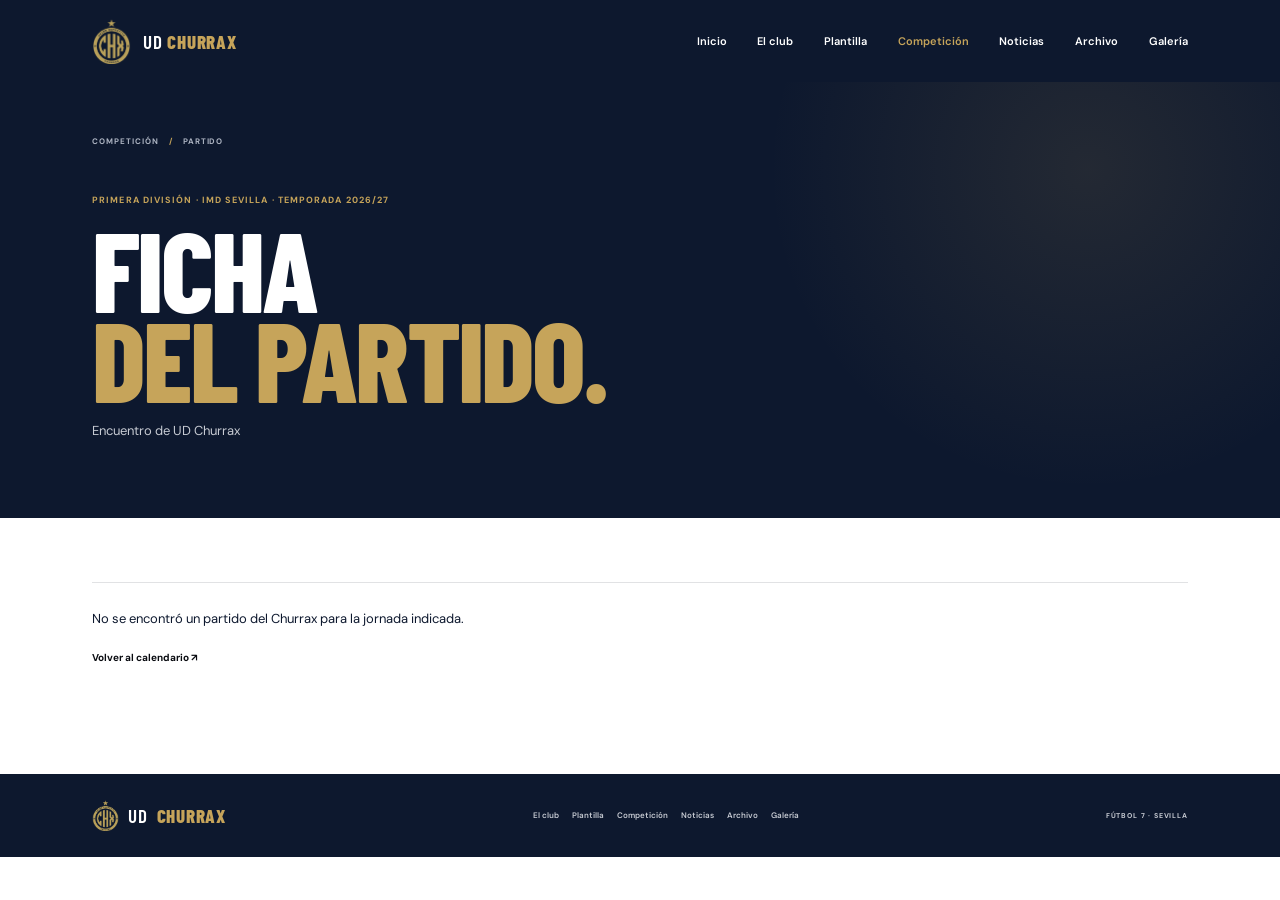
<file: ficha-partido.html>
<!DOCTYPE html>
<html lang="es">
<head>
    <meta charset="UTF-8"><meta name="viewport" content="width=device-width, initial-scale=1.0"><meta name="theme-color" content="#0D182E">
    <meta name="description" content="Ficha del partido de UD Churrax: resultado, jornada, rival, goleadores, crónica y fotografías.">
    <title>Ficha del partido | UD Churrax</title>
    <link rel="preconnect" href="https://fonts.googleapis.com"><link rel="preconnect" href="https://fonts.gstatic.com" crossorigin>
    <link href="https://fonts.googleapis.com/css2?family=Barlow+Condensed:wght@500;600;700;800;900&family=DM+Sans:wght@400;500;600;700&display=swap" rel="stylesheet"><link rel="stylesheet" href="styles.css">
</head>
<body>
    <header class="site-header">
        <a class="brand" href="index.html" aria-label="UD Churrax, inicio"><img class="brand-mark" src="images/escudo.png" alt=""><span class="brand-name">UD <strong>CHURRAX</strong></span></a>
        <button class="menu-toggle" type="button" aria-label="Abrir menú" aria-expanded="false" aria-controls="main-nav"><span></span><span></span></button>
        <nav class="main-nav" id="main-nav" aria-label="Navegación principal"><a href="index.html">Inicio</a><a href="club.html">El club</a><a href="plantilla.html">Plantilla</a><a href="competicion.html" aria-current="page">Competición</a><a href="noticias.html">Noticias</a><a href="archivo.html">Archivo</a><a href="galeria.html">Galería</a></nav>
    </header>
    <main>
        <section class="page-hero section-dark">
            <div class="section-wrap">
                <a class="breadcrumb" href="competicion.html#calendario">COMPETICIÓN <span>/</span> PARTIDO</a>
                <p class="eyebrow">PRIMERA DIVISIÓN · IMD SEVILLA · TEMPORADA 2026/27</p>
                <h1>FICHA<br><span>DEL PARTIDO.</span></h1>
                <p class="page-lead" id="match-page-lead">Encuentro de UD Churrax</p>
            </div>
        </section>
        <section class="match-detail section-wrap" id="match-detail" aria-live="polite">
            <p class="schedule-empty">Cargando ficha del partido…</p>
        </section>
    </main>
    <footer class="site-footer"><a class="footer-brand" href="index.html"><img src="images/escudo.png" alt="" aria-hidden="true">UD <strong>CHURRAX</strong></a><nav class="footer-nav" aria-label="Navegación del pie de página"><a href="club.html">El club</a><a href="plantilla.html">Plantilla</a><a href="competicion.html">Competición</a><a href="noticias.html">Noticias</a><a href="archivo.html">Archivo</a><a href="galeria.html">Galería</a></nav><span>FÚTBOL 7 · SEVILLA</span></footer>
    <script src="schedule-data.js"></script>
    <script src="results-data.js"></script>
    <script src="match-detail.js"></script>
    <script src="script.js"></script>
</body>
</html>
</file>
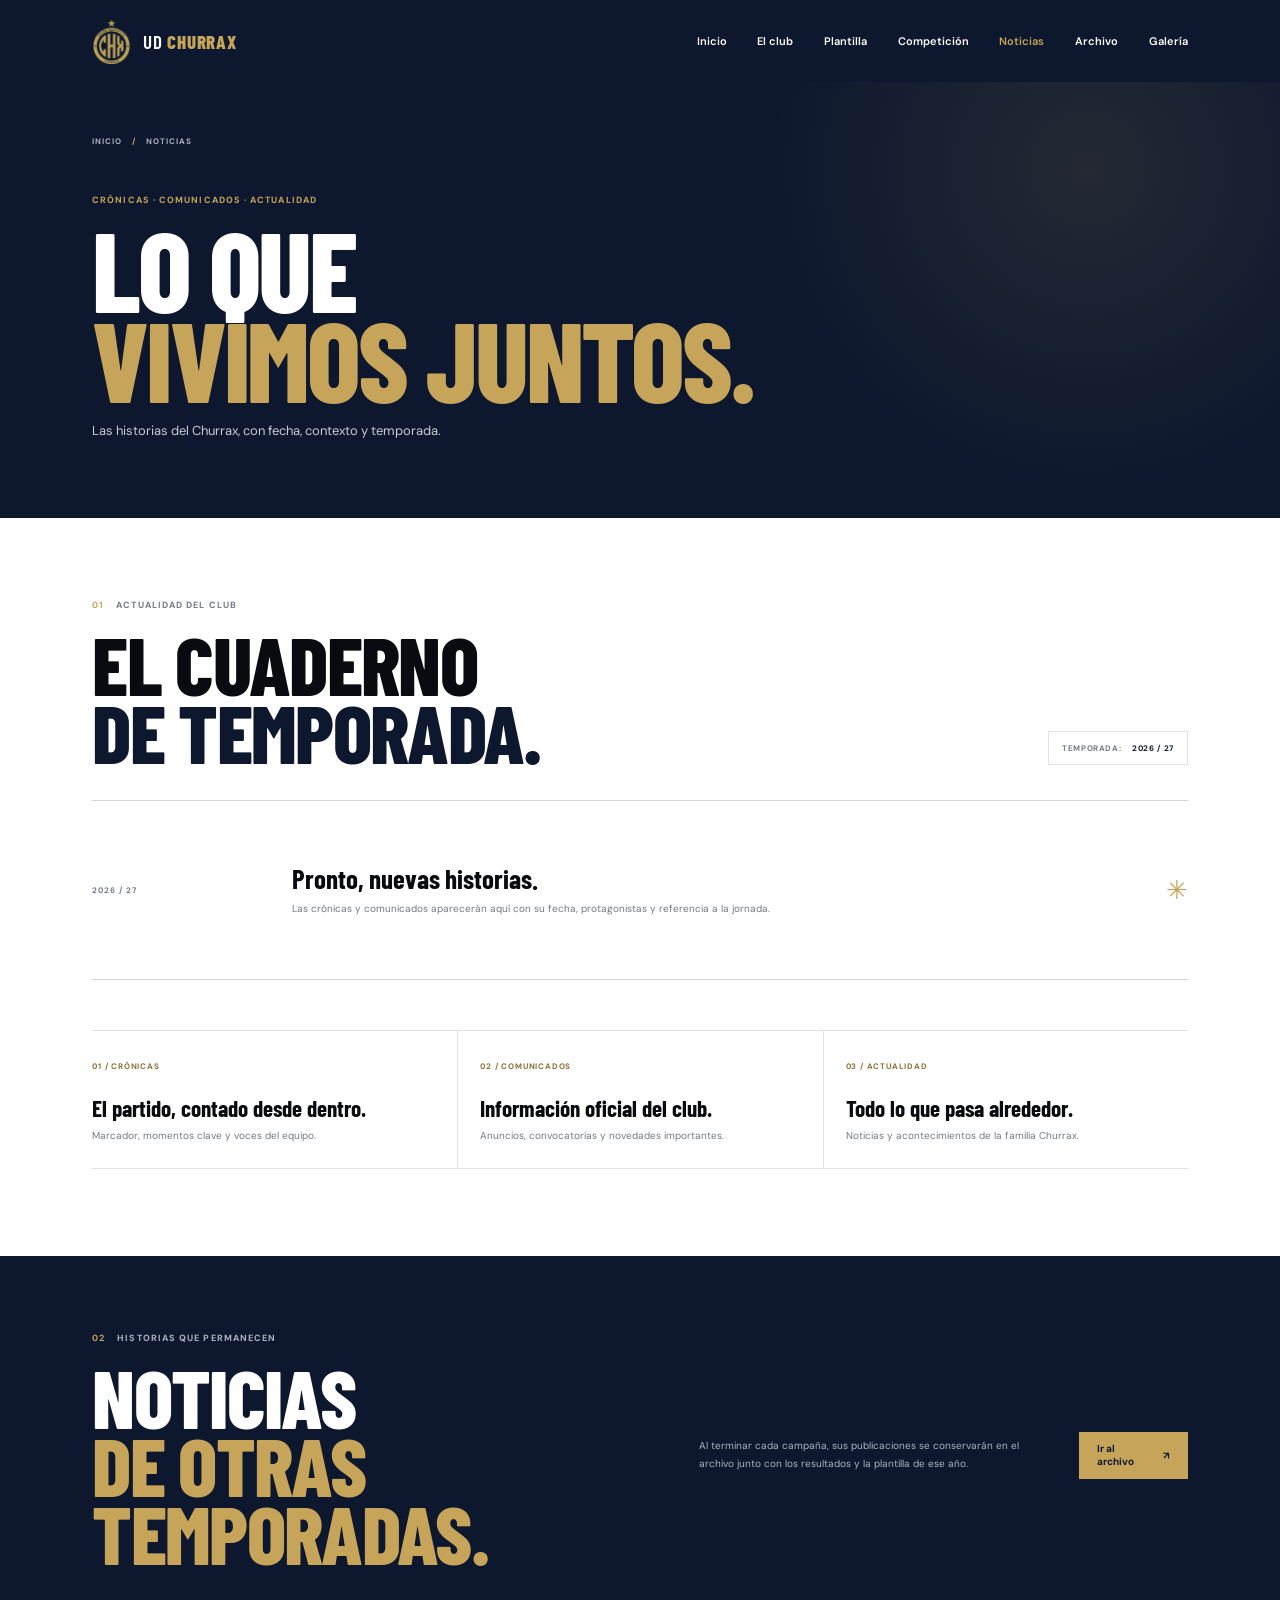
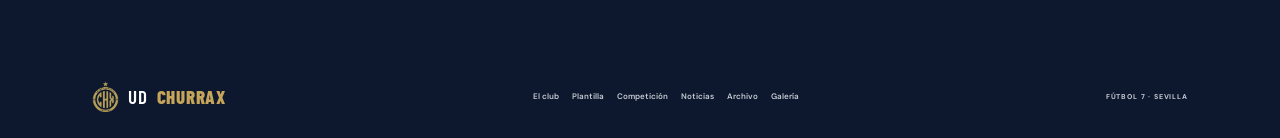
<file: noticias.html>
<!DOCTYPE html>
<html lang="es">
<head>
    <meta charset="UTF-8"><meta name="viewport" content="width=device-width, initial-scale=1.0"><meta name="theme-color" content="#0D182E">
    <meta name="description" content="Crónicas, comunicados y actualidad de UD Churrax.">
    <title>Noticias | UD Churrax</title>
    <link rel="preconnect" href="https://fonts.googleapis.com"><link rel="preconnect" href="https://fonts.gstatic.com" crossorigin>
    <link href="https://fonts.googleapis.com/css2?family=Barlow+Condensed:wght@500;600;700;800;900&family=DM+Sans:wght@400;500;600;700&display=swap" rel="stylesheet"><link rel="stylesheet" href="styles.css">
</head>
<body>
    <header class="site-header">
        <a class="brand" href="index.html" aria-label="UD Churrax, inicio"><img class="brand-mark" src="images/escudo.png" alt=""><span class="brand-name">UD <strong>CHURRAX</strong></span></a>
        <button class="menu-toggle" type="button" aria-label="Abrir menú" aria-expanded="false" aria-controls="main-nav"><span></span><span></span></button>
        <nav class="main-nav" id="main-nav" aria-label="Navegación principal"><a href="index.html">Inicio</a><a href="club.html">El club</a><a href="plantilla.html">Plantilla</a><a href="competicion.html">Competición</a><a href="noticias.html" aria-current="page">Noticias</a><a href="archivo.html">Archivo</a><a href="galeria.html">Galería</a></nav>
    </header>
    <main>
        <section class="page-hero section-dark">
            <div class="section-wrap">
                <a class="breadcrumb" href="index.html">INICIO <span>/</span> NOTICIAS</a>
                <p class="eyebrow">CRÓNICAS · COMUNICADOS · ACTUALIDAD</p>
                <h1>LO QUE<br><span>VIVIMOS JUNTOS.</span></h1>
                <p class="page-lead">Las historias del Churrax, con fecha, contexto y temporada.</p>
            </div>
        </section>
        <section class="detail-section section-wrap">
            <div class="news-toolbar"><div><span class="section-kicker"><span>01</span> ACTUALIDAD DEL CLUB</span><h2>EL CUADERNO<br><span>DE TEMPORADA.</span></h2></div><span class="news-filter">TEMPORADA: <strong>2026 / 27</strong></span></div>
            <div class="news-empty news-empty-detail">
                <span class="news-date">2026 / 27</span>
                <div><h3>Pronto, nuevas historias.</h3><p>Las crónicas y comunicados aparecerán aquí con su fecha, protagonistas y referencia a la jornada.</p></div>
                <span class="news-empty-mark" aria-hidden="true">✳</span>
            </div>
            <div class="article-types">
                <article><span>01 / CRÓNICAS</span><h3>El partido, contado desde dentro.</h3><p>Marcador, momentos clave y voces del equipo.</p></article>
                <article><span>02 / COMUNICADOS</span><h3>Información oficial del club.</h3><p>Anuncios, convocatorias y novedades importantes.</p></article>
                <article><span>03 / ACTUALIDAD</span><h3>Todo lo que pasa alrededor.</h3><p>Noticias y acontecimientos de la familia Churrax.</p></article>
            </div>
        </section>
        <section class="section-dark detail-dark">
            <div class="section-wrap news-archive-callout"><div><span class="section-kicker section-kicker-light"><span>02</span> HISTORIAS QUE PERMANECEN</span><h2>NOTICIAS<br><span>DE OTRAS TEMPORADAS.</span></h2></div><p>Al terminar cada campaña, sus publicaciones se conservarán en el archivo junto con los resultados y la plantilla de ese año.</p><a class="button button-gold" href="archivo.html">Ir al archivo <span aria-hidden="true">↗</span></a></div>
        </section>
    </main>
    <footer class="site-footer"><a class="footer-brand" href="index.html"><img src="images/escudo.png" alt="" aria-hidden="true">UD <strong>CHURRAX</strong></a><nav class="footer-nav" aria-label="Navegación del pie de página"><a href="club.html">El club</a><a href="plantilla.html">Plantilla</a><a href="competicion.html">Competición</a><a href="noticias.html">Noticias</a><a href="archivo.html">Archivo</a><a href="galeria.html">Galería</a></nav><span>FÚTBOL 7 · SEVILLA</span></footer>
    <script src="script.js"></script>
</body>
</html>
</file>
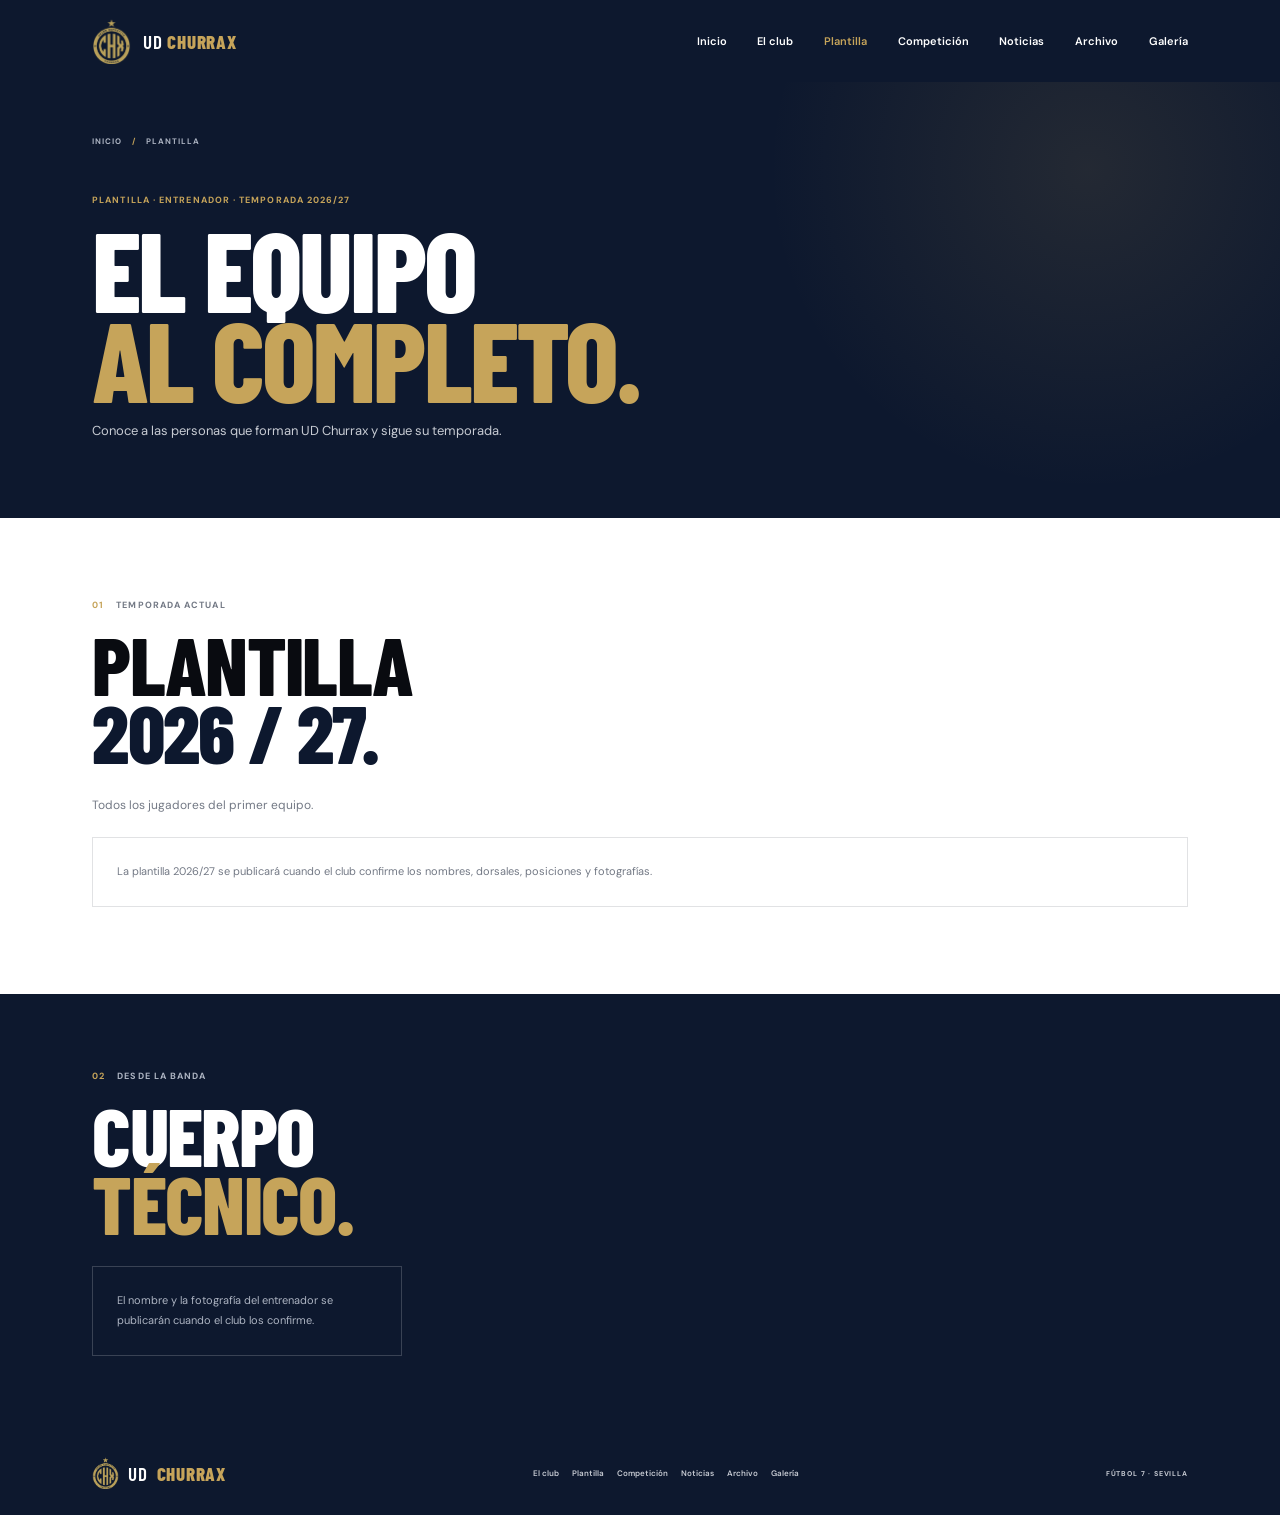
<file: plantilla.html>
<!DOCTYPE html>
<html lang="es">
<head>
    <meta charset="UTF-8"><meta name="viewport" content="width=device-width, initial-scale=1.0"><meta name="theme-color" content="#0D182E">
    <meta name="description" content="Consulta la plantilla, cuerpo técnico y estadísticas de UD Churrax.">
    <title>Plantilla | UD Churrax</title>
    <link rel="preconnect" href="https://fonts.googleapis.com"><link rel="preconnect" href="https://fonts.gstatic.com" crossorigin>
    <link href="https://fonts.googleapis.com/css2?family=Barlow+Condensed:wght@500;600;700;800;900&family=DM+Sans:wght@400;500;600;700&display=swap" rel="stylesheet"><link rel="stylesheet" href="styles.css">
</head>
<body>
    <header class="site-header">
        <a class="brand" href="index.html" aria-label="UD Churrax, inicio"><img class="brand-mark" src="images/escudo.png" alt=""><span class="brand-name">UD <strong>CHURRAX</strong></span></a>
        <button class="menu-toggle" type="button" aria-label="Abrir menú" aria-expanded="false" aria-controls="main-nav"><span></span><span></span></button>
        <nav class="main-nav" id="main-nav" aria-label="Navegación principal"><a href="index.html">Inicio</a><a href="club.html">El club</a><a href="plantilla.html" aria-current="page">Plantilla</a><a href="competicion.html">Competición</a><a href="noticias.html">Noticias</a><a href="archivo.html">Archivo</a><a href="galeria.html">Galería</a></nav>
    </header>
    <main>
        <section class="page-hero section-dark">
            <div class="section-wrap">
                <a class="breadcrumb" href="index.html">INICIO <span>/</span> PLANTILLA</a>
                <p class="eyebrow">PLANTILLA · ENTRENADOR · TEMPORADA 2026/27</p>
                <h1>EL EQUIPO<br><span>AL COMPLETO.</span></h1>
                <p class="page-lead">Conoce a las personas que forman UD Churrax y sigue su temporada.</p>
            </div>
        </section>
        <section class="detail-section section-wrap squad-roster">
            <div class="detail-heading"><span class="section-kicker"><span>01</span> TEMPORADA ACTUAL</span><h2>PLANTILLA<br><span>2026 / 27.</span></h2></div>
            <p class="competition-section-lead">Todos los jugadores del primer equipo.</p>
            <div class="squad-player-grid" id="squad-players" aria-live="polite"></div>
            <noscript><p class="data-note">Activa JavaScript para consultar la plantilla.</p></noscript>
        </section>
        <section class="section-dark detail-dark squad-coach-section">
            <div class="section-wrap">
                <div class="detail-heading"><span class="section-kicker section-kicker-light"><span>02</span> DESDE LA BANDA</span><h2>CUERPO<br><span>TÉCNICO.</span></h2></div>
                <div class="squad-coach-grid" id="squad-coach" aria-live="polite"></div>
                <noscript><p class="data-note data-note-light">Activa JavaScript para consultar el cuerpo técnico.</p></noscript>
            </div>
        </section>
    </main>
    <footer class="site-footer"><a class="footer-brand" href="index.html"><img src="images/escudo.png" alt="" aria-hidden="true">UD <strong>CHURRAX</strong></a><nav class="footer-nav" aria-label="Navegación del pie de página"><a href="club.html">El club</a><a href="plantilla.html">Plantilla</a><a href="competicion.html">Competición</a><a href="noticias.html">Noticias</a><a href="archivo.html">Archivo</a><a href="galeria.html">Galería</a></nav><span>FÚTBOL 7 · SEVILLA</span></footer>
    <script src="plantilla-data.js"></script>
    <script src="plantilla.js"></script>
    <script src="script.js"></script>
</body>
</html>
</file>
<file: styles.css>
:root {
    --night: #0D182E;
    --night-soft: #172541;
    --gold: #C6A45A;
    --gold-light: #D7BE83;
    --white: #FFFFFF;
    --paper: #F4F4F2;
    --black: #090B10;
    --muted: #737985;
    --line: #E1E2E4;
    --font-display: "Barlow Condensed", Impact, sans-serif;
    --font-body: "DM Sans", Arial, sans-serif;
}

* {
    box-sizing: border-box;
}

html {
    scroll-behavior: smooth;
    scroll-padding-top: 82px;
}

body {
    margin: 0;
    background: var(--white);
    color: var(--black);
    font-family: var(--font-body);
    -webkit-font-smoothing: antialiased;
}

a {
    color: inherit;
    text-decoration: none;
}

.site-header {
    height: 82px;
    padding: 0 7.2%;
    display: flex;
    align-items: center;
    justify-content: space-between;
    position: relative;
    z-index: 10;
    background: var(--night);
    color: var(--white);
}

.brand {
    display: inline-flex;
    align-items: center;
    gap: 12px;
}

.brand-mark {
    width: 39px;
    height: 45px;
    object-fit: contain;
    filter: brightness(0) saturate(100%) invert(69%) sepia(27%) saturate(671%) hue-rotate(7deg) brightness(89%) contrast(86%);
}

.brand-name,
.footer-brand {
    font-family: var(--font-display);
    font-size: 19px;
    font-weight: 600;
    letter-spacing: .04em;
}

.brand-name strong,
.footer-brand strong {
    color: var(--gold);
    font-weight: 800;
}

.main-nav,
.footer-nav {
    display: flex;
    align-items: center;
    gap: clamp(17px, 2.4vw, 35px);
    font-size: 11px;
    font-weight: 600;
}

.main-nav a,
.footer-nav a {
    transition: color .2s ease;
}

.main-nav a:hover,
.footer-nav a:hover {
    color: var(--gold);
}

.menu-toggle {
    display: none;
}

.hero {
    min-height: min(690px, calc(100svh - 82px));
    max-height: 790px;
    padding: 30px 7.2% 72px;
    display: grid;
    grid-template-columns: minmax(0, 1fr);
    align-items: center;
    position: relative;
    overflow: hidden;
    background: var(--night);
    color: var(--white);
}

.hero-content {
    position: relative;
    z-index: 2;
    width: min(78%, 760px);
    padding-bottom: 12px;
}

.eyebrow,
.section-kicker,
.hero-location,
.hero-bottom,
.card-index,
.card-foot,
.story-number,
.empty-label,
.empty-status,
.panel-heading span,
.match-season,
.match-date,
.result-line,
.archive-year > span,
.archive-state,
.archive-link,
.news-date,
.site-footer > span {
    font-size: 9px;
    font-weight: 700;
    letter-spacing: .12em;
}

.eyebrow {
    display: flex;
    align-items: center;
    gap: 11px;
    margin: 0 0 22px;
    color: var(--gold);
}

.eyebrow-line {
    width: 25px;
    height: 1px;
    background: var(--gold);
}

h1,
h2,
h3,
p {
    margin-top: 0;
}

.hero h1 {
    margin-bottom: 20px;
    font-family: var(--font-display);
    font-size: clamp(74px, 9.3vw, 138px);
    line-height: .78;
    font-weight: 800;
    letter-spacing: -.025em;
}

.hero h1 span,
.section-heading h2 span,
.archive h2 span {
    color: var(--gold);
}

.hero-copy {
    margin-bottom: 27px;
    color: #C7CBD3;
    font-size: 13px;
    line-height: 1.8;
}

.hero-actions {
    display: flex;
    align-items: center;
    gap: 26px;
}

.button {
    min-height: 47px;
    padding: 0 18px;
    display: inline-flex;
    align-items: center;
    justify-content: center;
    gap: 22px;
    font-size: 10px;
    font-weight: 700;
    transition: transform .2s ease, background .2s ease;
}

.button:hover {
    transform: translateY(-2px);
}

.button-gold {
    background: var(--gold);
    color: var(--night);
}

.button-gold:hover {
    background: var(--gold-light);
}

.text-link {
    color: var(--white);
    font-size: 10px;
    font-weight: 600;
}

.text-link span {
    margin-left: 7px;
    color: var(--gold);
}

.hero-location {
    margin-top: 43px;
    display: flex;
    align-items: center;
    gap: 9px;
    color: #AEB4C0;
    font-size: 8px;
}

.location-dot,
.status-dot {
    width: 7px;
    height: 7px;
    display: inline-block;
    border-radius: 50%;
    background: var(--gold);
}

.hero-art {
    position: absolute;
    z-index: 0;
    inset: 0;
    overflow: hidden;
    background: var(--night-soft);
}

.hero-photo {
    width: 100%;
    height: 100%;
    display: block;
    object-fit: cover;
    object-position: center 58%;
}

.hero-art::after {
    content: "";
    position: absolute;
    inset: 0;
    background:
        linear-gradient(90deg, rgba(13, 24, 46, .94) 0%, rgba(13, 24, 46, .78) 42%, rgba(13, 24, 46, .38) 100%),
        linear-gradient(0deg, rgba(13, 24, 46, .82) 0%, transparent 42%, rgba(13, 24, 46, .18) 100%);
    pointer-events: none;
}

.photo-caption {
    position: absolute;
    z-index: 1;
    right: 22px;
    bottom: 21px;
    left: 22px;
    display: flex;
    flex-direction: column;
    gap: 4px;
    color: var(--white);
}

.photo-caption span {
    color: var(--gold-light);
    font-size: 8px;
    font-weight: 700;
    letter-spacing: .16em;
}

.photo-caption strong {
    font-family: var(--font-display);
    font-size: clamp(22px, 2.4vw, 31px);
    font-weight: 800;
    letter-spacing: .02em;
}

.hero-bottom {
    min-height: 49px;
    position: absolute;
    right: 7.2%;
    bottom: 0;
    left: 7.2%;
    display: flex;
    align-items: center;
    justify-content: space-between;
    border-top: 1px solid rgba(255, 255, 255, .18);
    color: #AEB4C0;
    font-size: 8px;
}

.hero-bottom b {
    margin-left: 7px;
    color: var(--gold);
}

.section-wrap {
    width: min(1120px, 85.6%);
    margin: 0 auto;
}

.overview,
.squad,
.archive,
.news {
    padding-top: 93px;
    padding-bottom: 98px;
}

.section-kicker {
    display: flex;
    align-items: center;
    gap: 12px;
    color: var(--muted);
}

.section-kicker > span {
    color: var(--gold);
}

.section-heading,
.archive-intro {
    margin-top: 30px;
    display: flex;
    align-items: end;
    justify-content: space-between;
    gap: 35px;
}

.section-heading .eyebrow,
.archive-intro .eyebrow {
    margin-bottom: 15px;
}

.section-heading h2,
.archive h2,
.club h2 {
    margin-bottom: 0;
    font-family: var(--font-display);
    font-size: clamp(61px, 7.6vw, 95px);
    font-weight: 800;
    line-height: .82;
    letter-spacing: -.02em;
}

.section-heading h2 span {
    color: var(--night);
}

.heading-copy {
    max-width: 360px;
    margin-bottom: 3px;
    color: var(--muted);
    font-size: 12px;
    line-height: 1.8;
}

.overview-grid {
    margin-top: 42px;
    display: grid;
    grid-template-columns: 1.15fr 1fr 1fr;
    gap: 14px;
}

.overview-card {
    min-height: 231px;
    padding: 21px 20px 17px;
    display: flex;
    flex-direction: column;
    position: relative;
    border: 1px solid var(--line);
    transition: border-color .2s ease, transform .2s ease;
}

.overview-card:hover {
    transform: translateY(-3px);
    border-color: var(--gold);
}

.overview-feature {
    background: var(--night);
    color: var(--white);
    border-color: var(--night);
}

.card-index {
    color: var(--muted);
    font-size: 8px;
}

.overview-feature .card-index {
    color: #C7CBD3;
}

.card-icon {
    position: absolute;
    top: 18px;
    right: 20px;
    color: var(--gold);
    font-size: 17px;
}

.card-value {
    margin-top: 36px;
    font-family: var(--font-display);
    font-size: clamp(30px, 3.2vw, 44px);
    font-weight: 800;
    line-height: 1;
}

.card-value span {
    color: var(--gold);
}

.card-caption {
    margin-top: 7px;
    color: var(--muted);
    font-size: 10px;
}

.overview-feature .card-caption {
    color: #C7CBD3;
}

.card-foot {
    margin-top: auto;
    padding-top: 15px;
    display: flex;
    justify-content: space-between;
    border-top: 1px solid var(--line);
    color: var(--muted);
    font-size: 7px;
}

.overview-feature .card-foot {
    border-color: rgba(255, 255, 255, .2);
    color: #D7DBE2;
}

.card-foot b {
    color: var(--gold);
}

.overview-note {
    margin-top: 19px;
    display: flex;
    align-items: center;
    gap: 8px;
    color: var(--muted);
    font-size: 10px;
}

.status-dot {
    width: 6px;
    height: 6px;
}

.section-dark {
    background: var(--night);
    color: var(--white);
}

.club {
    padding: 84px 0 23px;
}

.section-kicker-light {
    color: #ADB4C2;
}

.club-layout {
    margin-top: 34px;
    display: grid;
    grid-template-columns: .9fr 1fr;
    gap: 11%;
}

.club-title .eyebrow {
    margin-bottom: 16px;
}

.club h2 {
    font-size: clamp(67px, 8.3vw, 104px);
}

.club h2 span {
    color: var(--gold);
}

.club-lead {
    max-width: 300px;
    margin-top: 23px;
    color: #C7CBD3;
    font-size: 14px;
    line-height: 1.7;
}

.club-story {
    border-top: 1px solid rgba(255, 255, 255, .2);
}

.story-block {
    padding: 18px 0;
    border-bottom: 1px solid rgba(255, 255, 255, .2);
}

.story-number {
    color: var(--gold);
    font-size: 8px;
}

.story-block h3 {
    margin: 10px 0 6px;
    font-family: var(--font-display);
    font-size: 24px;
    font-weight: 700;
}

.story-block p {
    max-width: 490px;
    margin-bottom: 0;
    color: #ADB4C2;
    font-size: 10px;
    line-height: 1.75;
}

.club-motto {
    min-height: 57px;
    margin-top: 52px;
    display: flex;
    align-items: center;
    justify-content: space-between;
    gap: 12px;
    border-top: 1px solid rgba(255, 255, 255, .2);
    color: #ADB4C2;
    font-size: 8px;
    font-weight: 700;
    letter-spacing: .12em;
}

.club-motto img {
    width: 29px;
    height: 35px;
    margin-right: 4px;
    object-fit: contain;
    filter: brightness(0) saturate(100%) invert(69%) sepia(27%) saturate(671%) hue-rotate(7deg) brightness(89%) contrast(86%);
}

.club-motto strong {
    color: var(--gold);
    font-family: var(--font-display);
    font-size: 17px;
    letter-spacing: .04em;
}

.squad-meta {
    margin-top: 42px;
    padding-bottom: 13px;
    border-bottom: 1px solid var(--line);
    color: var(--muted);
    font-size: 8px;
    font-weight: 700;
    letter-spacing: .1em;
}

.squad-meta span {
    padding: 0 8px;
    color: var(--gold);
}

.empty-state {
    min-height: 220px;
    padding: 33px 30px;
    display: grid;
    grid-template-columns: 86px 1fr auto;
    align-items: center;
    gap: 22px;
    background: var(--paper);
}

.empty-mark {
    width: 76px;
    height: 88px;
    display: grid;
    place-items: center;
    clip-path: polygon(0 0, 100% 0, 100% 68%, 50% 100%, 0 68%);
    background: var(--night);
    color: var(--gold);
    font-family: var(--font-display);
    font-size: 25px;
    font-weight: 800;
}

.empty-label {
    margin-bottom: 9px;
    color: var(--muted);
    font-size: 8px;
}

.empty-state h3,
.news-empty h3 {
    margin-bottom: 6px;
    font-family: var(--font-display);
    font-size: 27px;
    font-weight: 700;
}

.empty-state div > p:last-child,
.news-empty div > p {
    max-width: 500px;
    margin-bottom: 0;
    color: var(--muted);
    font-size: 10px;
    line-height: 1.7;
}

.empty-status {
    padding: 9px 10px;
    border: 1px solid #D1D2D1;
    color: var(--muted);
    font-size: 7px;
    white-space: nowrap;
}

.competition {
    padding: 83px 0 91px;
}

.section-heading-light h2 span {
    color: var(--gold);
}

.section-heading-light .heading-copy {
    color: #ADB4C2;
}

.competition-grid {
    margin-top: 42px;
    display: grid;
    grid-template-columns: 1.1fr .95fr .8fr;
    gap: 14px;
}

.competition-panel {
    min-height: 253px;
    padding: 19px;
    border: 1px solid rgba(255, 255, 255, .2);
}

.panel-heading {
    display: flex;
    align-items: center;
    justify-content: space-between;
    gap: 12px;
    padding-bottom: 15px;
    border-bottom: 1px solid rgba(255, 255, 255, .2);
}

.panel-heading h3 {
    margin: 0;
    font-family: var(--font-display);
    font-size: 21px;
    font-weight: 700;
}

.panel-heading span {
    color: #ADB4C2;
    font-size: 7px;
}

.table-wrap {
    overflow-x: auto;
}

table {
    width: 100%;
    border-collapse: collapse;
    text-align: left;
}

th {
    padding: 13px 8px;
    color: #ADB4C2;
    font-size: 7px;
    font-weight: 700;
    letter-spacing: .08em;
}

td {
    padding: 15px 8px;
    border-top: 1px solid rgba(255, 255, 255, .12);
    font-size: 9px;
}

.table-empty {
    padding: 26px 8px;
    color: #ADB4C2;
    text-align: center;
}

.panel-foot {
    margin: 4px 0 0;
    color: #ADB4C2;
    font-size: 8px;
    line-height: 1.6;
}

.match-card {
    padding: 19px 0 15px;
}

.match-season {
    color: var(--gold);
    font-size: 7px;
}

.match-teams {
    margin: 18px 0;
    display: grid;
    grid-template-columns: 1fr auto 1fr;
    align-items: center;
    gap: 8px;
}

.match-teams > div {
    display: flex;
    align-items: center;
    gap: 8px;
    font-family: var(--font-display);
    font-size: 14px;
}

.mini-crest,
.opponent-mark {
    width: 34px;
    height: 39px;
    display: grid;
    place-items: center;
    clip-path: polygon(0 0, 100% 0, 100% 65%, 50% 100%, 0 65%);
    background: var(--gold);
    color: var(--night);
    font-size: 11px;
    font-weight: 800;
}

.match-vs {
    color: var(--gold);
    font-family: var(--font-display);
    font-size: 26px;
    font-weight: 800;
}

.match-rival {
    justify-content: end;
}

.opponent-mark {
    border: 1px dashed rgba(255, 255, 255, .45);
    background: transparent;
    color: #ADB4C2;
    font-size: 18px;
}

.match-date {
    margin-bottom: 0;
    padding-top: 12px;
    border-top: 1px solid rgba(255, 255, 255, .16);
    color: #ADB4C2;
    font-size: 7px;
}

.result-line {
    padding-top: 13px;
    display: flex;
    justify-content: space-between;
    border-top: 1px solid rgba(255, 255, 255, .16);
    color: #ADB4C2;
    font-size: 7px;
}

.result-line strong {
    color: var(--white);
}

.results-empty {
    min-height: 171px;
    display: flex;
    flex-direction: column;
    justify-content: center;
    align-items: flex-start;
}

.results-empty > span {
    margin-bottom: 7px;
    color: var(--gold);
    font-family: var(--font-display);
    font-size: 32px;
}

.results-empty strong {
    font-family: var(--font-display);
    font-size: 18px;
}

.results-empty p {
    margin: 5px 0 0;
    color: #ADB4C2;
    font-size: 9px;
    line-height: 1.6;
}

.archive {
    padding-bottom: 87px;
}

.archive-intro {
    margin-bottom: 37px;
}

.archive h2 span {
    color: var(--night);
}

.archive-card {
    padding: 24px 25px;
    display: grid;
    grid-template-columns: 180px 1fr auto;
    align-items: center;
    gap: 25px;
    border: 1px solid var(--line);
    border-left: 4px solid var(--gold);
}

.archive-year {
    display: flex;
    flex-direction: column;
    gap: 5px;
}

.archive-year > span {
    color: var(--muted);
    font-size: 7px;
}

.archive-year strong {
    font-family: var(--font-display);
    font-size: 45px;
    font-weight: 800;
    line-height: .95;
}

.archive-year strong span {
    color: var(--gold);
}

.archive-state {
    margin-bottom: 8px;
    display: flex;
    align-items: center;
    gap: 7px;
    color: var(--muted);
    font-size: 7px;
}

.archive-details h3 {
    margin-bottom: 5px;
    font-family: var(--font-display);
    font-size: 23px;
}

.archive-details p,
.archive-note {
    margin-bottom: 0;
    color: var(--muted);
    font-size: 9px;
    line-height: 1.6;
}

.archive-link {
    padding: 12px 14px;
    border: 1px solid var(--line);
    font-size: 7px;
    white-space: nowrap;
    transition: border-color .2s ease, background .2s ease;
}

.archive-link:hover {
    border-color: var(--gold);
    background: var(--gold);
}

.archive-link span {
    margin-left: 8px;
    color: #8C7036;
}

.archive-note {
    margin-top: 14px;
}

.news {
    padding-top: 80px;
    padding-bottom: 100px;
    background: var(--paper);
}

.news.section-wrap {
    width: 100%;
    padding-right: max(7.2%, calc((100% - 1120px) / 2));
    padding-left: max(7.2%, calc((100% - 1120px) / 2));
}

.news .section-heading {
    margin-top: 25px;
}

.news-empty {
    min-height: 150px;
    margin-top: 35px;
    padding: 25px 0;
    display: grid;
    grid-template-columns: 180px 1fr auto;
    align-items: center;
    gap: 20px;
    border-top: 1px solid #D5D6D7;
    border-bottom: 1px solid #D5D6D7;
}

.news-date {
    color: var(--muted);
    font-size: 8px;
}

.news-empty-mark {
    color: var(--gold);
    font-size: 26px;
}

.gallery {
    padding-top: 89px;
    padding-bottom: 96px;
}

.gallery .section-heading {
    margin-bottom: 35px;
}

.gallery-grid {
    display: grid;
    grid-template-columns: repeat(3, minmax(0, 1fr));
    gap: 16px;
}

.gallery-card {
    min-width: 0;
    padding: 0;
    overflow: hidden;
    position: relative;
    aspect-ratio: 1.15;
    border: 0;
    background: var(--night);
    color: var(--white);
    text-align: left;
    cursor: pointer;
}

.gallery-card:only-child {
    grid-column: span 2;
    aspect-ratio: 1.45;
}

.gallery-card::after {
    content: "";
    position: absolute;
    inset: 30% 0 0;
    background: linear-gradient(transparent, rgba(13, 24, 46, .92));
    pointer-events: none;
}

.gallery-card img {
    width: 100%;
    height: 100%;
    display: block;
    object-fit: cover;
    transition: transform .35s ease;
}

.gallery-video-placeholder {
    width: 100%;
    height: 100%;
    display: grid;
    place-items: center;
    background:
        radial-gradient(circle at center, rgba(198, 164, 90, .22), transparent 38%),
        var(--night-soft);
    color: var(--gold);
    font-size: 40px;
}

.gallery-video-source {
    width: 1px;
    height: 1px;
    position: absolute;
    overflow: hidden;
    opacity: 0;
    pointer-events: none;
}

.gallery-video-badge {
    position: absolute;
    z-index: 2;
    top: 12px;
    left: 12px;
    padding: 7px 9px;
    background: var(--gold);
    color: var(--night);
    font-size: 8px;
    font-weight: 700;
    letter-spacing: .1em;
}

.gallery-card:hover img,
.gallery-card:focus-visible img {
    transform: scale(1.04);
}

.gallery-card-caption {
    position: absolute;
    z-index: 1;
    right: 15px;
    bottom: 14px;
    left: 15px;
    display: flex;
    flex-direction: column;
    gap: 3px;
}

.gallery-card-caption strong {
    font-family: var(--font-display);
    font-size: 20px;
    font-weight: 700;
}

.gallery-card-caption span {
    color: var(--gold-light);
    font-size: 8px;
    letter-spacing: .1em;
    text-transform: uppercase;
}

.gallery-status,
.gallery-help {
    margin: 15px 0 0;
    color: var(--muted);
    font-size: 10px;
}

.gallery-help {
    margin-top: 8px;
    font-size: 9px;
}

.gallery-help code {
    padding: 2px 4px;
    background: var(--paper);
    color: var(--night);
    font-family: Consolas, monospace;
    font-size: .95em;
}

.gallery-viewer {
    width: min(92vw, 1000px);
    max-width: none;
    max-height: 92vh;
    padding: 46px 18px 16px;
    overflow: auto;
    border: 1px solid rgba(198, 164, 90, .7);
    background: var(--night);
    color: var(--white);
}

.gallery-viewer::backdrop {
    background: rgba(5, 9, 18, .86);
}

.viewer-image {
    width: 100%;
    max-height: calc(92vh - 100px);
    display: block;
    object-fit: contain;
}

.viewer-video {
    width: 100%;
    max-height: calc(92vh - 100px);
    display: block;
    background: #000;
}

.viewer-image[hidden],
.viewer-video[hidden] {
    display: none;
}

.viewer-caption {
    margin: 11px 0 0;
    color: var(--gold-light);
    font-size: 11px;
}

.viewer-close {
    width: 33px;
    height: 33px;
    position: absolute;
    top: 8px;
    right: 8px;
    border: 1px solid rgba(255, 255, 255, .35);
    background: transparent;
    color: var(--white);
    font-size: 23px;
    line-height: 1;
    cursor: pointer;
}

.site-footer {
    min-height: 83px;
    padding: 18px 7.2%;
    display: flex;
    align-items: center;
    justify-content: space-between;
    gap: 20px;
    background: var(--night);
    color: #C7CBD3;
}

.footer-brand {
    display: inline-flex;
    align-items: center;
    gap: 9px;
    color: var(--white);
}

.footer-brand img {
    width: 27px;
    height: 32px;
    object-fit: contain;
    filter: brightness(0) saturate(100%) invert(69%) sepia(27%) saturate(671%) hue-rotate(7deg) brightness(89%) contrast(86%);
}

.footer-nav {
    gap: 13px;
    font-size: 8px;
}

.site-footer > span {
    font-size: 7px;
}

:focus-visible {
    outline: 2px solid var(--gold);
    outline-offset: 4px;
}

@media (min-width: 1400px) {
    .hero {
        padding-right: max(7.2%, calc((100% - 1220px) / 2));
        padding-left: max(7.2%, calc((100% - 1220px) / 2));
    }

    .hero-bottom {
        right: max(7.2%, calc((100% - 1220px) / 2));
        left: max(7.2%, calc((100% - 1220px) / 2));
    }
}

@media (max-width: 900px) {
    .site-header {
        padding: 0 5%;
    }

    .hero {
        padding-right: 5%;
        padding-left: 5%;
    }

    .hero-bottom {
        right: 5%;
        left: 5%;
    }

    .hero h1 {
        font-size: clamp(68px, 10vw, 95px);
    }

    .hero-content {
        width: min(86%, 700px);
    }

    .section-wrap {
        width: 90%;
    }

    .news.section-wrap {
        padding-right: 5%;
        padding-left: 5%;
    }

    .club-layout {
        gap: 7%;
    }

    .site-footer {
        padding-right: 5%;
        padding-left: 5%;
    }
}

@media (max-width: 640px) {
    html {
        scroll-padding-top: 70px;
    }

    .site-header {
        height: 70px;
        padding: 0 6%;
    }

    .brand-mark {
        width: 34px;
        height: 40px;
    }

    .brand-name {
        font-size: 17px;
    }

    .menu-toggle {
        width: 42px;
        height: 42px;
        padding: 11px 9px;
        display: flex;
        flex-direction: column;
        justify-content: center;
        gap: 6px;
        border: 1px solid rgba(255, 255, 255, .28);
        background: transparent;
        cursor: pointer;
    }

    .menu-toggle span {
        width: 100%;
        height: 1px;
        background: var(--white);
        transition: transform .2s ease;
    }

    .menu-toggle[aria-expanded="true"] span:first-child {
        transform: translateY(3.5px) rotate(45deg);
    }

    .menu-toggle[aria-expanded="true"] span:last-child {
        transform: translateY(-3.5px) rotate(-45deg);
    }

    .main-nav {
        position: absolute;
        top: 70px;
        right: 0;
        left: 0;
        padding: 10px 6% 22px;
        display: none;
        align-items: stretch;
        flex-direction: column;
        gap: 0;
        background: var(--night);
        border-top: 1px solid rgba(255, 255, 255, .12);
        font-size: 12px;
    }

    .main-nav.is-open {
        display: flex;
    }

    .main-nav a {
        padding: 13px 0;
        border-bottom: 1px solid rgba(255, 255, 255, .12);
    }

    .hero {
        min-height: 750px;
        max-height: none;
        padding: 58px 6% 64px;
        display: flex;
        flex-direction: column;
        align-items: stretch;
        justify-content: flex-start;
    }

    .hero-content {
        width: 100%;
    }

    .hero h1 {
        font-size: clamp(74px, 18vw, 108px);
    }

    .hero-copy {
        font-size: 12px;
    }

    .hero-actions {
        gap: 17px;
    }

    .button {
        min-height: 44px;
        padding: 0 13px;
        gap: 13px;
        font-size: 9px;
    }

    .text-link {
        font-size: 9px;
    }

    .hero-location {
        margin-top: 26px;
    }

    .photo-caption {
        right: 15px;
        bottom: 52px;
        left: auto;
        align-items: flex-end;
        text-align: right;
    }

    .hero-bottom {
        right: 6%;
        left: 6%;
        min-height: 40px;
    }

    .hero-bottom span:nth-child(2) {
        display: none;
    }

    .hero-bottom span,
    .hero-bottom a {
        font-size: 6px;
    }

    .section-wrap {
        width: 88%;
    }

    .overview,
    .squad,
    .archive,
    .news {
        padding-top: 69px;
        padding-bottom: 73px;
    }

    .section-heading,
    .archive-intro {
        margin-top: 23px;
        align-items: flex-start;
        flex-direction: column;
        gap: 18px;
    }

    .section-heading h2,
    .archive h2 {
        font-size: clamp(54px, 16vw, 82px);
    }

    .heading-copy {
        font-size: 11px;
    }

    .overview-grid {
        margin-top: 27px;
        grid-template-columns: 1fr;
        gap: 10px;
    }

    .overview-card {
        min-height: 195px;
    }

    .card-value {
        font-size: 39px;
    }

    .club {
        padding: 67px 0 15px;
    }

    .club-layout {
        margin-top: 26px;
        grid-template-columns: 1fr;
        gap: 28px;
    }

    .club h2 {
        font-size: clamp(72px, 17vw, 92px);
    }

    .club-lead {
        margin-top: 17px;
        font-size: 12px;
    }

    .story-block {
        padding: 16px 0;
    }

    .story-block h3 {
        font-size: 22px;
    }

    .club-motto {
        margin-top: 28px;
        flex-wrap: wrap;
        font-size: 6px;
    }

    .club-motto img {
        width: 23px;
        height: 28px;
    }

    .club-motto strong {
        font-size: 14px;
    }

    .squad-meta {
        margin-top: 28px;
        font-size: 7px;
    }

    .empty-state {
        padding: 23px 18px;
        grid-template-columns: 54px 1fr;
        gap: 14px;
    }

    .empty-mark {
        width: 52px;
        height: 62px;
        font-size: 19px;
    }

    .empty-state h3,
    .news-empty h3 {
        font-size: 23px;
    }

    .empty-state div > p:last-child {
        font-size: 9px;
    }

    .empty-status {
        grid-column: 2;
        justify-self: start;
    }

    .competition {
        padding: 67px 0 72px;
    }

    .competition-grid {
        margin-top: 28px;
        grid-template-columns: 1fr;
        gap: 10px;
    }

    .competition-panel {
        min-height: auto;
        padding: 15px;
    }

    .panel-heading h3 {
        font-size: 19px;
    }

    .match-teams > div {
        font-size: 13px;
    }

    .archive-intro {
        margin-bottom: 26px;
    }

    .archive-card {
        padding: 20px 17px;
        grid-template-columns: 1fr auto;
        gap: 17px 10px;
    }

    .archive-year {
        grid-column: 1 / -1;
        padding-bottom: 14px;
        border-bottom: 1px solid var(--line);
    }

    .archive-year strong {
        font-size: 39px;
    }

    .archive-details h3 {
        font-size: 21px;
    }

    .archive-link {
        padding: 10px;
        font-size: 6px;
    }

    .news.section-wrap {
        width: 100%;
        padding: 67px 6% 73px;
    }

    .gallery {
        padding-top: 69px;
        padding-bottom: 73px;
    }

    .gallery-grid {
        grid-template-columns: repeat(2, minmax(0, 1fr));
        gap: 10px;
    }

    .gallery-card {
        aspect-ratio: .95;
    }

    .gallery-card:only-child {
        aspect-ratio: 1.2;
    }

    .gallery-card-caption {
        right: 10px;
        bottom: 10px;
        left: 10px;
    }

    .gallery-card-caption strong {
        font-size: 17px;
    }

    .gallery-card-caption span {
        font-size: 7px;
    }

    .news-empty {
        margin-top: 26px;
        padding: 20px 0;
        grid-template-columns: 1fr auto;
        gap: 13px;
    }

    .news-date {
        grid-column: 1 / -1;
    }

    .news-empty div > p {
        font-size: 9px;
    }

    .site-footer {
        padding: 23px 6%;
        flex-wrap: wrap;
    }

    .footer-nav {
        order: 3;
        width: 100%;
        flex-wrap: wrap;
        gap: 12px 18px;
        font-size: 8px;
    }

    .site-footer > span {
        font-size: 6px;
    }
}

.competition-index {
    margin-top: 24px;
    margin-bottom: 12px;
    display: grid;
    grid-template-columns: repeat(5, minmax(0, 1fr));
    border: 1px solid var(--line);
}

.competition-index a {
    min-height: 132px;
    padding: 17px 18px;
    position: relative;
    display: flex;
    flex-direction: column;
    justify-content: flex-end;
    gap: 7px;
    background: var(--paper);
    transition: background .2s ease, color .2s ease;
}

.competition-index a + a {
    border-left: 1px solid var(--line);
}

.competition-index a:hover,
.competition-index a:focus-visible {
    background: var(--night);
    color: var(--white);
}

.competition-index a > span {
    position: absolute;
    top: 14px;
    left: 18px;
    color: #8C7036;
    font-size: 8px;
    font-weight: 700;
    letter-spacing: .12em;
}

.competition-index a > strong {
    font-family: var(--font-display);
    font-size: clamp(18px, 2vw, 25px);
}

.competition-index a > small {
    color: var(--muted);
    font-size: 9px;
}

.competition-index a:hover > small,
.competition-index a:focus-visible > small {
    color: #ADB4C2;
}

.competition-index a > b {
    position: absolute;
    right: 17px;
    bottom: 17px;
    color: #8C7036;
    font-size: 15px;
}

.competition-summary {
    padding-top: 67px;
    padding-bottom: 71px;
}

.competition-summary .detail-heading,
#clasificacion .detail-heading,
#resultados .detail-heading {
    margin-bottom: 17px;
}

.competition-section-lead {
    margin: 0 0 22px;
    color: var(--muted);
    font-size: 12px;
    line-height: 1.7;
}

.competition-dashboard {
    display: grid;
    grid-template-columns: repeat(2, minmax(0, 1fr));
    gap: 14px;
}

.competition-dashboard-card {
    min-width: 0;
    padding: 20px;
    border: 1px solid var(--line);
    background: var(--white);
}

.competition-dashboard-card > h3 {
    margin: 0 0 15px;
    font-family: var(--font-display);
    font-size: 20px;
    letter-spacing: .015em;
}

.competition-facts {
    grid-column: 1 / -1;
}

.competition-facts-grid {
    display: grid;
    grid-template-columns: repeat(6, minmax(0, 1fr));
    border-top: 1px solid var(--line);
    border-bottom: 1px solid var(--line);
}

.competition-fact {
    min-width: 0;
    padding: 15px 12px;
    display: flex;
    flex-direction: column;
    gap: 7px;
}

.competition-fact + .competition-fact {
    border-left: 1px solid var(--line);
}

.competition-fact > span,
.summary-countdown-label,
.latest-round-label,
.history-match-round {
    color: #8C7036;
    font-size: 8px;
    font-weight: 700;
    letter-spacing: .1em;
}

.competition-fact > strong {
    font-family: var(--font-display);
    font-size: clamp(15px, 1.8vw, 22px);
    line-height: 1.1;
    overflow-wrap: anywhere;
}

.summary-team-crest {
    width: 49px;
    height: 57px;
    flex: 0 0 49px;
    position: relative;
    display: inline-grid;
    place-items: center;
}

.summary-team-crest-fallback {
    color: #8C7036;
    font-size: 11px;
    font-weight: 800;
}

.summary-team-crest-image {
    width: 100%;
    height: 100%;
    position: absolute;
    inset: 0;
    object-fit: contain;
}

.summary-result-teams {
    display: grid;
    grid-template-columns: minmax(0, 1fr) auto minmax(0, 1fr);
    align-items: center;
    gap: 8px;
}

.summary-result-team {
    min-width: 0;
    display: flex;
    align-items: center;
    flex-direction: column;
    gap: 7px;
    text-align: center;
}

.summary-result-team > span:last-child {
    font-size: 8px;
    font-weight: 700;
    line-height: 1.3;
    overflow-wrap: anywhere;
}

.summary-score {
    color: var(--night);
    font-family: var(--font-display);
    font-size: 25px;
    white-space: nowrap;
}

.summary-match-meta,
.summary-empty-copy,
.dashboard-card-subtitle {
    margin: 10px 0 0;
    color: var(--muted);
    font-size: 9px;
    line-height: 1.6;
}

.summary-empty-copy {
    font-weight: 600;
}

.dashboard-more-link {
    margin-top: 12px;
    display: inline-block;
    color: #8C7036;
    font-size: 8px;
    font-weight: 700;
    line-height: 1.6;
}

.dashboard-more-link:hover {
    text-decoration: underline;
}

.summary-next-teams {
    display: flex;
    align-items: center;
    gap: 12px;
}

.summary-next-teams .summary-team-crest {
    width: 42px;
    height: 49px;
    flex-basis: 42px;
}

.summary-next-teams > strong {
    font-family: var(--font-display);
    font-size: clamp(15px, 1.7vw, 21px);
    line-height: 1.2;
}

.summary-countdown-label {
    margin-top: 15px;
    display: block;
}

.summary-countdown {
    margin-top: 4px;
    display: block;
    color: #8C7036;
    font-family: var(--font-display);
    font-size: clamp(20px, 2.4vw, 28px);
    font-variant-numeric: tabular-nums;
}

.nearby-standings-table {
    width: 100%;
    border-collapse: collapse;
}

.nearby-standings-table tr {
    border-bottom: 1px solid var(--line);
}

.nearby-standings-table td,
.nearby-standings-table th {
    padding: 7px 5px;
    font-size: 8px;
    text-align: left;
    vertical-align: middle;
}

.nearby-standings-table th {
    background: transparent;
    color: var(--black);
    font-weight: 600;
    letter-spacing: 0;
}

.nearby-position,
.nearby-points {
    width: 25px;
    color: var(--muted);
    font-weight: 700;
}

.nearby-points {
    text-align: right !important;
}

.nearby-team {
    display: flex;
    align-items: center;
    gap: 7px;
}

.nearby-team .summary-team-crest {
    width: 25px;
    height: 29px;
    flex-basis: 25px;
}

.nearby-team .summary-team-crest-fallback {
    font-size: 7px;
}

.nearby-standings-churrax {
    background: rgba(198, 164, 90, .14);
}

.latest-round-label {
    margin: 0 0 8px;
}

.latest-round-match {
    padding: 8px 0;
    display: flex;
    align-items: center;
    justify-content: space-between;
    gap: 10px;
    border-top: 1px solid var(--line);
}

.latest-round-teams {
    font-size: 8px;
    line-height: 1.5;
}

.latest-round-score {
    flex: 0 0 auto;
    font-family: var(--font-display);
    font-size: 16px;
}

.history-match {
    margin-bottom: 12px;
    padding: 16px;
    border: 1px solid var(--line);
    scroll-margin-top: 90px;
}

.history-match-teams {
    margin-top: 9px;
    display: grid;
    grid-template-columns: 1fr auto 1fr;
    align-items: center;
    gap: 12px;
}

.history-match-teams strong {
    font-family: var(--font-display);
    font-size: 18px;
    line-height: 1.15;
}

.history-match-teams strong:last-child {
    text-align: right;
}

#clasificacion,
#calendario,
#resultados {
    scroll-margin-top: 90px;
}

#calendario .detail-heading {
    margin-bottom: 17px;
}

.competition-section-lead-light {
    color: #ADB4C2;
}

.detail-dark .detail-heading h2 span {
    color: var(--gold);
}

@media (max-width: 640px) {
    .competition-index {
        grid-template-columns: repeat(2, minmax(0, 1fr));
    }

    .competition-index a {
        min-height: 115px;
        padding: 15px 13px;
    }

    .competition-index a + a {
        border-left: 0;
    }

    .competition-index a:nth-child(even) {
        border-left: 1px solid var(--line);
    }

    .competition-index a:nth-child(-n + 4) {
        border-bottom: 1px solid var(--line);
    }

    .competition-index a > span {
        left: 13px;
    }

    .competition-index a > strong {
        font-size: 19px;
    }

    .competition-index a > small {
        max-width: 135px;
        font-size: 8px;
    }

    .competition-summary {
        padding-top: 57px;
        padding-bottom: 60px;
    }

    .competition-dashboard {
        grid-template-columns: minmax(0, 1fr);
        gap: 10px;
    }

    .competition-dashboard-card {
        padding: 15px;
    }

    .competition-dashboard-card > h3 {
        font-size: 18px;
    }

    .competition-facts {
        grid-column: auto;
    }

    .competition-facts-grid {
        grid-template-columns: repeat(2, minmax(0, 1fr));
    }

    .competition-fact {
        padding: 11px 8px;
    }

    .competition-fact:nth-child(odd) {
        border-left: 0;
    }

    .competition-fact:nth-child(n + 3) {
        border-top: 1px solid var(--line);
    }

    .competition-fact > strong {
        font-size: 17px;
    }

    .summary-next-teams {
        gap: 8px;
    }

    .summary-next-teams > strong {
        font-size: 17px;
    }

    .summary-countdown {
        font-size: 23px;
    }
}

.main-nav a[aria-current="page"] {
    color: var(--gold);
}

.page-hero {
    padding: 46px 0 75px;
    background:
        radial-gradient(circle at 85% 20%, rgba(198, 164, 90, .12), transparent 28%),
        var(--night);
}

.breadcrumb {
    margin-bottom: 48px;
    display: inline-flex;
    gap: 10px;
    color: #ADB4C2;
    font-size: 8px;
    font-weight: 700;
    letter-spacing: .12em;
}

.breadcrumb span {
    color: var(--gold);
}

.page-hero .eyebrow {
    margin-bottom: 18px;
}

.page-hero h1 {
    margin-bottom: 16px;
    font-family: var(--font-display);
    font-size: clamp(68px, 9vw, 112px);
    font-weight: 800;
    line-height: .8;
    letter-spacing: -.025em;
}

.page-hero h1 span,
.detail-heading h2 span,
.club-identity h2 span,
.home-season h2 span,
.news-toolbar h2 span,
.news-archive-callout h2 span,
.archive-preserve h2 span {
    color: var(--gold);
}

.page-lead {
    max-width: 530px;
    margin-bottom: 0;
    color: #C7CBD3;
    font-size: 13px;
    line-height: 1.8;
}

.detail-section {
    padding-top: 81px;
    padding-bottom: 87px;
}

.detail-heading {
    margin-bottom: 30px;
}

.detail-heading h2,
.news-toolbar h2,
.news-archive-callout h2,
.archive-preserve h2,
.home-season h2 {
    margin: 18px 0 0;
    font-family: var(--font-display);
    font-size: clamp(56px, 7vw, 82px);
    font-weight: 800;
    line-height: .83;
    letter-spacing: -.02em;
}

.detail-heading h2 span,
.news-toolbar h2 span {
    color: var(--night);
}

.detail-copy-grid {
    display: grid;
    grid-template-columns: 1fr 1fr;
    gap: 10%;
}

.detail-copy-grid p,
.detail-lead {
    color: var(--muted);
    font-size: 12px;
    line-height: 1.85;
}

.detail-copy-grid .detail-lead,
.detail-lead {
    color: var(--black);
    font-size: 17px;
    font-weight: 600;
    line-height: 1.65;
}

.timeline {
    margin-top: 30px;
    border-top: 1px solid var(--line);
}

.timeline-entry {
    padding: 21px 0;
    display: grid;
    grid-template-columns: 120px 1fr auto;
    align-items: center;
    gap: 25px;
    border-bottom: 1px solid var(--line);
}

.timeline-entry > span,
.timeline-entry > a,
.principle-grid article > span {
    color: #8C7036;
    font-size: 8px;
    font-weight: 700;
    letter-spacing: .12em;
}

.timeline-entry h3,
.principle-grid h3,
.article-types h3 {
    margin: 0 0 5px;
    font-family: var(--font-display);
    font-size: 23px;
}

.timeline-entry p,
.principle-grid p,
.article-types p {
    margin: 0;
    color: var(--muted);
    font-size: 10px;
    line-height: 1.7;
}

.timeline-entry > a {
    color: var(--night);
    white-space: nowrap;
}

.club-identity {
    padding: 73px 0;
}

.identity-grid {
    display: grid;
    grid-template-columns: 1fr .7fr;
    align-items: center;
    gap: 10%;
}

.club-identity h2 {
    margin: 20px 0 16px;
    font-family: var(--font-display);
    font-size: clamp(59px, 7vw, 84px);
    font-weight: 800;
    line-height: .82;
}

.club-identity p {
    max-width: 420px;
    margin-bottom: 0;
    color: #ADB4C2;
    font-size: 11px;
    line-height: 1.8;
}

.identity-crest {
    min-height: 260px;
    display: flex;
    flex-direction: column;
    align-items: center;
    justify-content: center;
    gap: 16px;
    border: 1px solid rgba(255, 255, 255, .16);
}

.identity-crest img {
    width: 140px;
    height: 165px;
    object-fit: contain;
    filter: brightness(0) saturate(100%) invert(69%) sepia(27%) saturate(671%) hue-rotate(7deg) brightness(89%) contrast(86%);
}

.identity-crest span {
    color: #ADB4C2;
    font-size: 7px;
    font-weight: 700;
    letter-spacing: .13em;
}

.principle-grid,
.article-types {
    display: grid;
    grid-template-columns: repeat(3, 1fr);
    border-top: 1px solid var(--line);
    border-bottom: 1px solid var(--line);
}

.principle-grid article,
.article-types article {
    padding: 22px 22px 24px 0;
}

.principle-grid article + article,
.article-types article + article {
    padding-left: 22px;
    border-left: 1px solid var(--line);
}

.principle-grid h3,
.article-types h3 {
    margin-top: 20px;
}

.next-step {
    padding: 52px 0;
    background: var(--paper);
}

.next-step .section-wrap {
    display: flex;
    align-items: center;
    justify-content: space-between;
    gap: 20px;
}

.next-step h2 {
    margin: 0;
    font-family: var(--font-display);
    font-size: clamp(34px, 5vw, 58px);
    font-weight: 800;
}

.next-step h2 span {
    color: #8C7036;
}

.next-step .eyebrow {
    margin: 0 0 9px;
}

.squad-stat-strip {
    margin: 25px 0 30px;
    display: grid;
    grid-template-columns: repeat(4, 1fr);
    border-top: 1px solid var(--line);
    border-bottom: 1px solid var(--line);
}

.squad-stat-strip div {
    padding: 20px 15px;
    display: flex;
    flex-direction: column;
    gap: 5px;
}

.squad-stat-strip div + div {
    border-left: 1px solid var(--line);
}

.squad-stat-strip strong {
    font-family: var(--font-display);
    font-size: 37px;
}

.squad-stat-strip span,
.data-note,
.season-selector,
.archive-tags,
.empty-detail > span {
    color: var(--muted);
    font-size: 8px;
    font-weight: 700;
    letter-spacing: .1em;
}

.squad-player-grid {
    display: grid;
    grid-template-columns: repeat(4, minmax(0, 1fr));
    gap: 16px;
}

.squad-person {
    min-width: 0;
    border: 1px solid var(--line);
    background: var(--white);
}

.squad-person-photo {
    aspect-ratio: 4 / 4.5;
    position: relative;
    display: grid;
    place-items: center;
    overflow: hidden;
    background: var(--paper);
}

.squad-person-photo img {
    width: 100%;
    height: 100%;
    position: absolute;
    inset: 0;
    object-fit: cover;
}

.squad-person-initials {
    color: #8C7036;
    font-family: var(--font-display);
    font-size: 58px;
    font-weight: 800;
}

.squad-person-details {
    min-height: 100px;
    padding: 13px 15px 15px;
    position: relative;
}

.squad-person-number {
    display: inline-block;
    margin-bottom: 5px;
    color: #8C7036;
    font-family: var(--font-display);
    font-size: 23px;
    font-weight: 800;
}

.squad-person-details h3 {
    margin: 0;
    color: var(--night);
    font-family: var(--font-display);
    font-size: 22px;
    font-weight: 800;
    line-height: 1.05;
    overflow-wrap: anywhere;
}

.squad-person-position {
    margin: 6px 0 0;
    color: var(--muted);
    font-size: 8px;
    font-weight: 700;
    letter-spacing: .08em;
    text-transform: uppercase;
}

.squad-empty {
    grid-column: 1 / -1;
    margin: 0;
    padding: 24px;
    border: 1px solid var(--line);
    color: var(--muted);
    font-size: 11px;
    line-height: 1.8;
}

.squad-coach-grid {
    max-width: 310px;
}

.squad-person-dark {
    border-color: rgba(255, 255, 255, .18);
    background: transparent;
}

.squad-person-dark .squad-person-photo {
    background: var(--night-soft);
}

.squad-person-dark .squad-person-details h3 {
    color: var(--white);
}

.squad-person-dark .squad-person-position {
    color: #ADB4C2;
}

.squad-empty-dark {
    color: #ADB4C2;
    border-color: rgba(255, 255, 255, .18);
}

.detail-table-wrap {
    overflow-x: auto;
}

.detail-table {
    width: 100%;
    min-width: 860px;
    border-collapse: collapse;
    text-align: left;
}

.detail-table th {
    padding: 15px 12px;
    background: var(--night);
    color: var(--white);
}

.detail-table td {
    padding: 24px 12px;
    border-bottom: 1px solid var(--line);
}

.table-empty-light {
    color: var(--muted);
    text-align: center;
}

.standings-table th,
.standings-table td {
    padding: 14px 10px;
    white-space: nowrap;
}

.standings-table {
    min-width: 1040px;
}

.standings-table tbody th {
    background: transparent;
    color: var(--black);
    font-weight: 600;
    text-align: left;
}

.standings-table .standings-position {
    color: var(--muted);
    font-weight: 700;
}

.standings-toolbar {
    margin: 20px 0 10px;
    display: flex;
    align-items: end;
    justify-content: space-between;
    gap: 20px;
}

.standings-toolbar label {
    display: flex;
    align-items: center;
    gap: 10px;
    color: var(--muted);
    font-size: 8px;
    font-weight: 700;
    letter-spacing: .1em;
}

.standings-toolbar select {
    min-height: 36px;
    padding: 0 30px 0 10px;
    border: 1px solid var(--line);
    background: var(--white);
    color: var(--night);
    font: inherit;
    letter-spacing: 0;
}

.standings-round-status {
    min-height: 15px;
    margin: 0 0 10px;
    color: var(--muted);
    font-size: 9px;
}

.standings-key {
    display: flex;
    align-items: center;
    gap: 13px;
    color: var(--muted);
    font-size: 8px;
}

.standings-key > span {
    display: inline-flex;
    align-items: center;
    gap: 5px;
}

.standings-key i {
    width: 7px;
    height: 7px;
    display: inline-block;
    border-radius: 50%;
}

.promotion-marker {
    background: #708D76;
}

.relegation-marker {
    background: #B77C76;
}

.standings-team {
    min-width: 265px;
    display: flex;
    align-items: center;
    gap: 11px;
}

.standings-team-badge,
.standings-team-image {
    width: 36px;
    height: 36px;
    flex: 0 0 36px;
}

.standings-team-badge {
    display: grid;
    place-items: center;
    color: #8C7036;
    font-size: 10px;
    font-weight: 800;
}

.standings-team-image {
    object-fit: contain;
}

.standings-points {
    color: var(--night);
    font-weight: 800;
}

.standings-table .standings-streak {
    min-width: 112px;
}

.streak-marker {
    width: 17px;
    height: 17px;
    margin-right: 3px;
    display: inline-grid;
    place-items: center;
    border-radius: 50%;
    font-size: 8px;
    font-weight: 700;
}

.streak-v {
    background: #E5EEE7;
    color: #42684B;
}

.streak-e {
    background: #EEF0F2;
    color: #656D78;
}

.streak-d {
    background: #F3E7E5;
    color: #94534D;
}

.streak-pending {
    background: transparent;
    color: #A7A9A8;
}

.standings-promotion .standings-position::before {
    content: "↑";
    margin-right: 4px;
    color: #708D76;
    font-size: 9px;
}

.standings-relegation .standings-position::before {
    content: "↓";
    margin-right: 4px;
    color: #B77C76;
    font-size: 9px;
}

.standings-churrax {
    background: rgba(198, 164, 90, .09);
}

.standings-churrax > td:first-child {
    border-left: 3px solid var(--gold);
}

.standings-churrax .standings-position {
    color: #8C7036;
}

.data-note {
    margin: 13px 0 0;
    font-weight: 500;
    letter-spacing: .02em;
}

.data-note-light {
    color: #ADB4C2;
}

.detail-dark {
    padding: 76px 0;
}

.empty-detail {
    min-height: 145px;
    padding: 22px;
    display: flex;
    align-items: center;
    gap: 22px;
    border: 1px solid rgba(255, 255, 255, .18);
}

.empty-detail img {
    width: 48px;
    height: 58px;
    object-fit: contain;
    filter: brightness(0) saturate(100%) invert(69%) sepia(27%) saturate(671%) hue-rotate(7deg) brightness(89%) contrast(86%);
}

.empty-detail div {
    flex: 1;
}

.empty-detail h3,
.result-placeholder h3 {
    margin: 0 0 5px;
    font-family: var(--font-display);
    font-size: 24px;
}

.empty-detail p,
.result-placeholder p {
    margin: 0;
    color: var(--muted);
    font-size: 10px;
    line-height: 1.7;
}

.empty-detail > span {
    color: var(--gold);
}

.match-detail {
    padding-top: 64px;
    padding-bottom: 84px;
}

.match-detail-scoreboard {
    padding: 28px;
    background: var(--night);
    color: var(--white);
}

.match-detail-teams {
    margin: 0;
    color: var(--gold-light);
    font-family: var(--font-display);
    font-size: clamp(26px, 5vw, 52px);
    font-weight: 800;
    line-height: 1;
    overflow-wrap: anywhere;
}

.match-detail-meta {
    margin: 14px 0 0;
    color: #ADB4C2;
    font-size: 9px;
    line-height: 1.7;
}

.match-detail-field {
    padding: 21px 0;
    display: grid;
    grid-template-columns: minmax(120px, .35fr) minmax(0, 1fr);
    gap: 20px;
    border-bottom: 1px solid var(--line);
}

.match-detail-field h2 {
    margin: 0;
    color: #8C7036;
    font-size: 9px;
    font-weight: 700;
    letter-spacing: .1em;
    text-transform: uppercase;
}

.match-detail-copy,
.match-detail-score {
    margin: 0;
    color: var(--night);
    font-size: 13px;
    line-height: 1.8;
}

.match-detail-score {
    font-family: var(--font-display);
    font-size: 30px;
    font-weight: 800;
    line-height: 1;
}

.match-detail-empty {
    padding: 24px 0;
    border-top: 1px solid var(--line);
}

.match-detail-back {
    margin-top: 26px;
}

.season-link-list {
    margin-top: 26px;
    border-top: 1px solid var(--line);
}

.season-link-list a {
    padding: 17px 0;
    display: grid;
    grid-template-columns: 120px 1fr auto;
    gap: 18px;
    align-items: center;
    border-bottom: 1px solid var(--line);
}

.season-link-list a > span {
    color: var(--muted);
    font-size: 8px;
    font-weight: 700;
    letter-spacing: .08em;
}

.season-link-list a > span:last-child {
    color: #8C7036;
}

.season-link-list strong {
    font-family: var(--font-display);
    font-size: 21px;
}

.season-selector {
    margin-bottom: 66px;
    display: flex;
    align-items: center;
    gap: 12px;
}

.season-selector > span {
    margin-right: 8px;
}

.season-selector a {
    padding: 10px 12px;
    display: flex;
    gap: 13px;
    border: 1px solid var(--line);
    color: var(--night);
}

.season-selector a b {
    color: #8C7036;
    font-size: 7px;
}

.season-selector .season-selected {
    border-color: var(--gold);
}

.fixture-list {
    border-top: 1px solid rgba(255, 255, 255, .2);
}

.fixture-row {
    min-height: 76px;
    display: grid;
    grid-template-columns: 80px 110px 1fr 35px 1fr 120px;
    align-items: center;
    gap: 14px;
    border-bottom: 1px solid rgba(255, 255, 255, .2);
}

.fixture-number,
.fixture-date,
.fixture-state {
    color: #ADB4C2;
    font-size: 7px;
    font-weight: 700;
    letter-spacing: .08em;
}

.fixture-number {
    color: var(--gold);
}

.fixture-row strong {
    font-family: var(--font-display);
    font-size: 19px;
}

.fixture-row > b {
    color: var(--gold);
    font-family: var(--font-display);
}

.fixture-state {
    justify-self: end;
}

.result-placeholder {
    min-height: 130px;
    padding: 20px;
    display: flex;
    align-items: center;
    gap: 25px;
    background: var(--paper);
}

.result-placeholder > span {
    color: #8C7036;
    font-family: var(--font-display);
    font-size: 28px;
    font-weight: 800;
}

.inline-link {
    margin-top: 21px;
    display: inline-block;
    font-size: 10px;
    font-weight: 700;
}

.inline-link span {
    margin-left: 9px;
    color: #8C7036;
}

.news-toolbar,
.news-archive-callout,
.archive-preserve {
    display: flex;
    align-items: end;
    justify-content: space-between;
    gap: 30px;
}

.news-filter {
    padding: 11px 13px;
    border: 1px solid var(--line);
    color: var(--muted);
    font-size: 8px;
    font-weight: 700;
    letter-spacing: .08em;
}

.news-filter strong {
    margin-left: 8px;
    color: var(--night);
}

.news-empty-detail {
    min-height: 180px;
}

.article-types {
    margin-top: 50px;
}

.article-types article > span {
    color: #8C7036;
    font-size: 8px;
    font-weight: 700;
    letter-spacing: .1em;
}

.news-archive-callout {
    align-items: center;
}

.news-archive-callout > p,
.archive-preserve p {
    max-width: 350px;
    margin: 0;
    color: #ADB4C2;
    font-size: 10px;
    line-height: 1.8;
}

.archive-page-list {
    border-top: 1px solid var(--line);
}

.archive-season {
    padding: 25px 0;
    display: grid;
    grid-template-columns: 170px 1fr auto;
    align-items: center;
    gap: 25px;
    border-bottom: 1px solid var(--line);
    scroll-margin-top: 90px;
}

.archive-season-current {
    border-left: 3px solid var(--gold);
    padding-left: 20px;
}

.archive-season-year {
    display: flex;
    flex-direction: column;
    gap: 5px;
}

.archive-season-year > span {
    color: #8C7036;
    font-size: 8px;
    font-weight: 700;
    letter-spacing: .1em;
}

.archive-season-year strong {
    font-family: var(--font-display);
    font-size: 47px;
    font-weight: 800;
    line-height: .95;
}

.archive-season-year strong span {
    color: var(--gold);
}

.archive-season-info h3 {
    margin: 0 0 5px;
    font-family: var(--font-display);
    font-size: 24px;
}

.archive-season-info p {
    margin: 0;
    color: var(--muted);
    font-size: 10px;
    line-height: 1.7;
}

.archive-tags {
    margin-top: 10px;
    display: flex;
    flex-wrap: wrap;
    gap: 7px;
    font-size: 6px;
}

.archive-tags span {
    padding: 5px 7px;
    background: var(--paper);
}

.archive-preserve {
    align-items: center;
}

.archive-preserve > img {
    width: 110px;
    height: 130px;
    object-fit: contain;
    filter: brightness(0) saturate(100%) invert(69%) sepia(27%) saturate(671%) hue-rotate(7deg) brightness(89%) contrast(86%);
}

.archive-preserve h2,
.news-archive-callout h2 {
    margin: 18px 0 13px;
}

.detail-gallery {
    padding-top: 70px;
}

.gallery-toolbar {
    margin-bottom: 34px;
    display: flex;
    align-items: end;
    justify-content: space-between;
    gap: 30px;
}

.gallery-toolbar h2 {
    margin: 17px 0 0;
    font-family: var(--font-display);
    font-size: clamp(56px, 7vw, 82px);
    font-weight: 800;
    line-height: .83;
}

.gallery-toolbar h2 span {
    color: var(--night);
}

.gallery-toolbar > p {
    max-width: 360px;
    margin: 0 0 4px;
    color: var(--muted);
    font-size: 10px;
    line-height: 1.7;
}

.home-season {
    padding: 45px 0;
}

.home-season-inner {
    display: flex;
    align-items: center;
    justify-content: space-between;
    gap: 25px;
}

.home-season h2 {
    margin-top: 16px;
    font-size: clamp(44px, 5vw, 62px);
}

.home-season-inner > p {
    max-width: 300px;
    margin: 0;
    color: #ADB4C2;
    font-size: 10px;
    line-height: 1.8;
}

.home-grid {
    grid-template-columns: repeat(3, minmax(0, 1fr));
}

.home-gallery-card {
    background: var(--paper);
}

.home-gallery-card .card-caption,
.home-gallery-card .card-index {
    color: var(--muted);
}

.home-gallery-card .card-foot {
    border-color: var(--line);
    color: var(--muted);
}

@media (max-width: 900px) {
    .site-header {
        gap: 18px;
    }

    .main-nav {
        gap: clamp(8px, 1.3vw, 12px);
        font-size: 8px;
    }

    .brand {
        gap: 7px;
        flex-shrink: 0;
    }

    .brand-name {
        font-size: 16px;
    }

    .home-grid {
        grid-template-columns: repeat(2, minmax(0, 1fr));
    }

    .fixture-row {
        grid-template-columns: 65px 90px 1fr 25px 1fr;
    }

    .fixture-state {
        display: none;
    }

    .archive-season {
        grid-template-columns: 135px 1fr;
    }

    .archive-season .archive-link {
        grid-column: 2;
        justify-self: start;
    }

    .footer-nav {
        flex-wrap: wrap;
        justify-content: center;
    }
}

@media (min-width: 641px) and (max-width: 900px) {
    .site-header .menu-toggle {
        width: 42px;
        height: 42px;
        padding: 11px 9px;
        display: flex;
        flex-direction: column;
        justify-content: center;
        gap: 6px;
        border: 1px solid rgba(255, 255, 255, .28);
        background: transparent;
        cursor: pointer;
    }

    .site-header .menu-toggle span {
        width: 100%;
        height: 1px;
        background: var(--white);
        transition: transform .2s ease;
    }

    .site-header .menu-toggle[aria-expanded="true"] span:first-child {
        transform: translateY(3.5px) rotate(45deg);
    }

    .site-header .menu-toggle[aria-expanded="true"] span:last-child {
        transform: translateY(-3.5px) rotate(-45deg);
    }

    .site-header .main-nav {
        position: absolute;
        top: 82px;
        right: 0;
        left: 0;
        padding: 10px 5% 22px;
        display: none;
        align-items: stretch;
        flex-direction: column;
        gap: 0;
        background: var(--night);
        border-top: 1px solid rgba(255, 255, 255, .12);
        font-size: 12px;
    }

    .site-header .main-nav.is-open {
        display: flex;
    }

    .site-header .main-nav a {
        padding: 13px 0;
        border-bottom: 1px solid rgba(255, 255, 255, .12);
    }
}

@media (max-width: 640px) {
    .page-hero {
        padding: 30px 0 54px;
    }

    .breadcrumb {
        margin-bottom: 36px;
    }

    .page-hero h1 {
        font-size: clamp(62px, 16vw, 88px);
    }

    .detail-section,
    .detail-gallery {
        padding-top: 63px;
        padding-bottom: 67px;
    }

    .detail-heading h2,
    .news-toolbar h2,
    .news-archive-callout h2,
    .archive-preserve h2 {
        font-size: clamp(52px, 14vw, 70px);
    }

    .detail-copy-grid,
    .identity-grid {
        grid-template-columns: 1fr;
        gap: 12px;
    }

    .detail-copy-grid .detail-lead,
    .detail-lead {
        font-size: 15px;
    }

    .timeline-entry {
        grid-template-columns: 1fr auto;
        gap: 10px;
    }

    .timeline-entry > span {
        grid-column: 1 / -1;
    }

    .timeline-entry h3 {
        font-size: 21px;
    }

    .timeline-entry > a {
        font-size: 7px;
    }

    .club-identity {
        padding: 62px 0;
    }

    .club-identity h2 {
        font-size: clamp(57px, 14vw, 76px);
    }

    .identity-crest {
        min-height: 210px;
    }

    .identity-crest img {
        width: 110px;
        height: 130px;
    }

    .principle-grid,
    .article-types {
        grid-template-columns: 1fr;
    }

    .principle-grid article,
    .article-types article,
    .principle-grid article + article,
    .article-types article + article {
        padding: 18px 0;
        border-left: 0;
    }

    .principle-grid article + article,
    .article-types article + article {
        border-top: 1px solid var(--line);
    }

    .next-step .section-wrap,
    .news-toolbar,
    .news-archive-callout,
    .archive-preserve,
    .gallery-toolbar,
    .home-season-inner {
        align-items: flex-start;
        flex-direction: column;
    }

    .next-step {
        padding: 36px 0;
    }

    .next-step h2 {
        font-size: 42px;
    }

    .squad-stat-strip strong {
        font-size: 29px;
    }

    .squad-stat-strip div {
        padding: 15px 7px;
    }

    .squad-stat-strip span {
        font-size: 6px;
    }

    .squad-player-grid {
        grid-template-columns: repeat(2, minmax(0, 1fr));
        gap: 10px;
    }

    .squad-person-details {
        min-height: 88px;
        padding: 11px;
    }

    .squad-person-details h3 {
        font-size: 19px;
    }

    .squad-person-number {
        font-size: 20px;
    }

    .squad-coach-grid {
        max-width: 240px;
    }

    .empty-detail {
        align-items: flex-start;
        flex-wrap: wrap;
        gap: 14px;
    }

    .match-detail {
        padding-top: 45px;
        padding-bottom: 58px;
    }

    .match-detail-scoreboard {
        padding: 21px 17px;
    }

    .match-detail-field {
        grid-template-columns: 1fr;
        gap: 8px;
    }

    .empty-detail div {
        flex-basis: calc(100% - 65px);
    }

    .empty-detail > span {
        margin-left: 62px;
    }

    .season-link-list a {
        grid-template-columns: 1fr auto;
        gap: 6px;
    }

    .season-link-list a > span:first-child {
        grid-column: 1 / -1;
    }

    .season-link-list strong {
        font-size: 19px;
    }

    .season-selector {
        margin-bottom: 48px;
        flex-wrap: wrap;
        font-size: 7px;
    }

    .season-selector > span {
        width: 100%;
    }

    .season-selector a {
        gap: 6px;
        padding: 8px;
    }

    .fixture-row {
        padding: 14px 0;
        grid-template-columns: 1fr auto 1fr;
        gap: 9px;
    }

    .fixture-number,
    .fixture-date {
        grid-column: span 1;
    }

    .fixture-row strong {
        font-size: 16px;
    }

    .fixture-row strong:nth-of-type(2) {
        text-align: right;
    }

    .fixture-row > b {
        justify-self: center;
    }

    .news-toolbar {
        gap: 20px;
    }

    .news-empty-detail {
        grid-template-columns: 1fr auto;
    }

    .archive-season {
        padding: 20px 0;
        grid-template-columns: 1fr;
        gap: 13px;
    }

    .archive-season-current {
        padding-left: 13px;
    }

    .archive-season .archive-link {
        grid-column: auto;
    }

    .archive-season-year strong {
        font-size: 40px;
    }

    .archive-preserve > img {
        width: 75px;
        height: 90px;
    }

    .gallery-toolbar {
        gap: 16px;
    }

    .gallery-toolbar h2 {
        font-size: 60px;
    }

    .home-grid {
        grid-template-columns: 1fr;
    }

    .home-season {
        padding: 36px 0;
    }

    .home-season-inner {
        gap: 15px;
    }

    .home-season h2 {
        font-size: 48px;
    }
}

    .schedule-intro {
        margin: -10px 0 25px;
    }

    .schedule-toolbar {
        margin: 20px 0 26px;
        display: flex;
        align-items: center;
        flex-wrap: wrap;
        gap: 20px;
    }

    .schedule-toolbar > label:first-child {
        display: flex;
        align-items: center;
        gap: 10px;
        color: #ADB4C2;
        font-size: 8px;
        font-weight: 700;
        letter-spacing: .1em;
    }

    .schedule-toolbar select {
        min-height: 36px;
        padding: 0 30px 0 10px;
        border: 1px solid rgba(255, 255, 255, .24);
        background: var(--night);
        color: var(--white);
        font: inherit;
        letter-spacing: 0;
    }

    .schedule-churrax-filter {
        display: inline-flex;
        align-items: center;
        gap: 8px;
        color: #ADB4C2;
        font-size: 9px;
        cursor: pointer;
    }

    .schedule-churrax-filter input {
        accent-color: var(--gold);
    }

    .schedule-empty {
        padding: 22px 0;
        border-top: 1px solid rgba(255, 255, 255, .16);
        color: #ADB4C2;
        font-size: 11px;
    }

    .fixture-leg + .fixture-leg {
        margin-top: 40px;
    }

    .fixture-leg-title {
        margin: 0;
        padding: 14px 0;
        border-bottom: 1px solid rgba(255, 255, 255, .25);
        color: var(--gold);
        font-family: var(--font-display);
        font-size: 27px;
        letter-spacing: .04em;
    }

    .fixture-round {
        border-bottom: 1px solid rgba(255, 255, 255, .2);
    }

    .fixture-round summary {
        min-height: 57px;
        display: flex;
        align-items: center;
        justify-content: space-between;
        gap: 18px;
        cursor: pointer;
        list-style: none;
    }

    .fixture-round summary::-webkit-details-marker {
        display: none;
    }

    .fixture-round summary::after {
        content: "+";
        margin-left: 5px;
        color: var(--gold);
        font-size: 20px;
        line-height: 1;
    }

    .fixture-round[open] summary::after {
        content: "−";
    }

    .fixture-round summary strong {
        font-family: var(--font-display);
        font-size: 20px;
    }

    .fixture-round summary span {
        margin-left: auto;
        color: #ADB4C2;
        font-size: 8px;
        font-weight: 700;
        letter-spacing: .1em;
    }

    .schedule-match-list {
        padding-bottom: 10px;
    }

    .schedule-fixture {
        min-height: 77px;
        padding: 12px 14px;
        display: grid;
        grid-template-columns: 123px minmax(0, 1.4fr) minmax(180px, .9fr) 70px auto;
        align-items: center;
        gap: 17px;
        border-top: 1px solid rgba(255, 255, 255, .12);
    }

    .schedule-fixture-churrax {
        background: rgba(198, 164, 90, .1);
        box-shadow: inset 3px 0 0 var(--gold);
    }

    .schedule-date {
        display: flex;
        flex-direction: column;
        gap: 3px;
        color: #ADB4C2;
        font-size: 8px;
        letter-spacing: .06em;
    }

    .schedule-date strong {
        color: var(--white);
        font-size: 11px;
    }

    .schedule-teams {
        min-width: 0;
        display: grid;
        grid-template-columns: minmax(0, 1fr) auto minmax(0, 1fr);
        align-items: center;
        gap: 9px;
    }

    .schedule-teams strong {
        font-family: var(--font-display);
        font-size: clamp(13px, 1.35vw, 18px);
        line-height: 1.05;
        overflow-wrap: anywhere;
    }

    .schedule-teams strong:last-child {
        text-align: right;
    }

    .schedule-teams > span {
        color: var(--gold);
        font-family: var(--font-display);
        font-size: 12px;
        font-weight: 800;
    }

    .schedule-teams .schedule-churrax-name {
        color: var(--gold-light);
    }

    .schedule-venue {
        margin: 0;
        color: #ADB4C2;
        font-size: 8px;
        line-height: 1.5;
        overflow-wrap: anywhere;
    }

    .schedule-result {
        margin: 0;
        color: var(--gold-light);
        font-family: var(--font-display);
        font-size: 18px;
        font-weight: 800;
        text-align: right;
        white-space: nowrap;
    }

    .schedule-result-pending {
        color: #ADB4C2;
        font-family: var(--font-body);
        font-size: 8px;
        font-weight: 500;
    }

    .schedule-detail-link {
        color: var(--gold-light);
        font-size: 8px;
        font-weight: 700;
        white-space: nowrap;
    }

    .schedule-detail-link:hover,
    .schedule-detail-link:focus-visible {
        color: var(--white);
    }

    @media (max-width: 640px) {
        .schedule-fixture {
            padding: 12px 9px;
            grid-template-columns: minmax(0, 1fr);
            gap: 9px;
        }

        .schedule-date {
            flex-direction: row;
            align-items: baseline;
            flex-wrap: wrap;
            gap: 7px;
        }

        .schedule-teams {
            gap: 6px;
        }

        .schedule-teams strong {
            font-size: 15px;
        }

        .schedule-venue {
            padding-top: 1px;
        }

        .schedule-result {
            text-align: left;
        }
    }

    @media (prefers-reduced-motion: reduce) {
    *,
    *::before,
    *::after {
        scroll-behavior: auto !important;
        transition-duration: .01ms !important;
    }
}

    @media (max-width: 640px) {
        .standings-toolbar {
            align-items: flex-start;
            flex-direction: column;
            gap: 12px;
        }
    }

    .season-tracker {
        padding-top: 70px;
        padding-bottom: 78px;
    }

    .tracker-stat-grid {
        margin-bottom: 18px;
        display: grid;
        grid-template-columns: repeat(5, minmax(0, 1fr));
        border: 1px solid var(--line);
    }

    .tracker-stat {
        min-height: 95px;
        padding: 18px;
        display: flex;
        flex-direction: column;
        justify-content: center;
        gap: 7px;
    }

    .tracker-stat + .tracker-stat {
        border-left: 1px solid var(--line);
    }

    .tracker-stat strong {
        color: var(--night);
        font-family: var(--font-display);
        font-size: 32px;
        font-weight: 800;
        line-height: 1;
    }

    .tracker-stat span {
        color: var(--muted);
        font-size: 8px;
        font-weight: 700;
        letter-spacing: .08em;
        text-transform: uppercase;
    }

    .tracker-chart-grid,
    .tracker-bottom-grid {
        display: grid;
        grid-template-columns: repeat(2, minmax(0, 1fr));
        gap: 14px;
    }

    .tracker-bottom-grid {
        margin-top: 14px;
    }

    .tracker-panel {
        min-width: 0;
        padding: 21px;
        border: 1px solid var(--line);
    }

    .tracker-panel h3 {
        margin: 0 0 17px;
        color: var(--night);
        font-family: var(--font-display);
        font-size: 20px;
        font-weight: 800;
    }

    .tracker-chart {
        min-height: 130px;
    }

    .tracker-chart-svg {
        width: 100%;
        height: auto;
        display: block;
        overflow: visible;
    }

    .tracker-grid-line {
        stroke: var(--line);
        stroke-width: 1;
    }

    .tracker-axis-label {
        fill: var(--muted);
        font-family: var(--font-body);
        font-size: 10px;
    }

    .tracker-line {
        fill: none;
        stroke-width: 2;
        stroke-linejoin: round;
        stroke-linecap: round;
    }

    .tracker-line-churrax {
        stroke-width: 3;
    }

    .tracker-point {
        stroke: var(--white);
        stroke-width: 1.5;
    }

    .tracker-empty,
    .tracker-table-note,
    .tracker-streak-current {
        margin: 0;
        color: var(--muted);
        font-size: 10px;
        line-height: 1.7;
    }

    .tracker-empty {
        padding: 13px 0;
    }

    .tracker-legend {
        margin-top: 12px;
        display: flex;
        flex-wrap: wrap;
        gap: 9px 14px;
    }

    .tracker-legend-item {
        display: inline-flex;
        align-items: center;
        gap: 6px;
        color: var(--muted);
        font-size: 8px;
    }

    .tracker-legend-item i {
        width: 8px;
        height: 8px;
        display: inline-block;
        border-radius: 50%;
    }

    .tracker-comparison-table {
        width: 100%;
        border-collapse: collapse;
        text-align: left;
    }

    .tracker-comparison-table th {
        padding: 8px 6px;
        color: var(--muted);
        font-size: 8px;
        letter-spacing: .06em;
        text-transform: uppercase;
    }

    .tracker-comparison-table td {
        padding: 10px 6px;
        border-top: 1px solid var(--line);
        color: var(--night);
        font-size: 9px;
    }

    .tracker-comparison-table td:first-child {
        font-weight: 700;
    }

    .tracker-comparison-table .tracker-churrax-row td {
        background: rgba(198, 164, 90, .1);
    }

    .tracker-table-note {
        margin-top: 9px;
        font-size: 8px;
    }

    .tracker-streak-row {
        margin: 0;
        padding: 11px 0;
        border-top: 1px solid var(--line);
        color: var(--night);
        font-size: 10px;
    }

    .tracker-streak-current {
        margin-top: 8px;
    }

    @media (max-width: 900px) {
        .competition-index {
            grid-template-columns: repeat(3, minmax(0, 1fr));
        }

        .tracker-stat-grid {
            grid-template-columns: repeat(3, minmax(0, 1fr));
        }
    }

    @media (max-width: 640px) {
        .competition-index {
            grid-template-columns: repeat(2, minmax(0, 1fr));
        }

        .competition-index a:nth-child(-n + 4) {
            border-bottom: 1px solid var(--line);
        }

        .competition-index a:nth-child(5) {
            border-left: 0;
        }

        .season-tracker {
            padding-top: 56px;
            padding-bottom: 61px;
        }

        .tracker-stat-grid {
            grid-template-columns: repeat(2, minmax(0, 1fr));
        }

        .tracker-stat:nth-child(odd) {
            border-left: 0;
        }

        .tracker-stat:nth-child(n + 3) {
            border-top: 1px solid var(--line);
        }

        .tracker-chart-grid,
        .tracker-bottom-grid {
            grid-template-columns: minmax(0, 1fr);
            gap: 10px;
        }

        .tracker-bottom-grid {
            margin-top: 10px;
        }

        .tracker-panel {
            padding: 16px;
        }
    }
</file>
